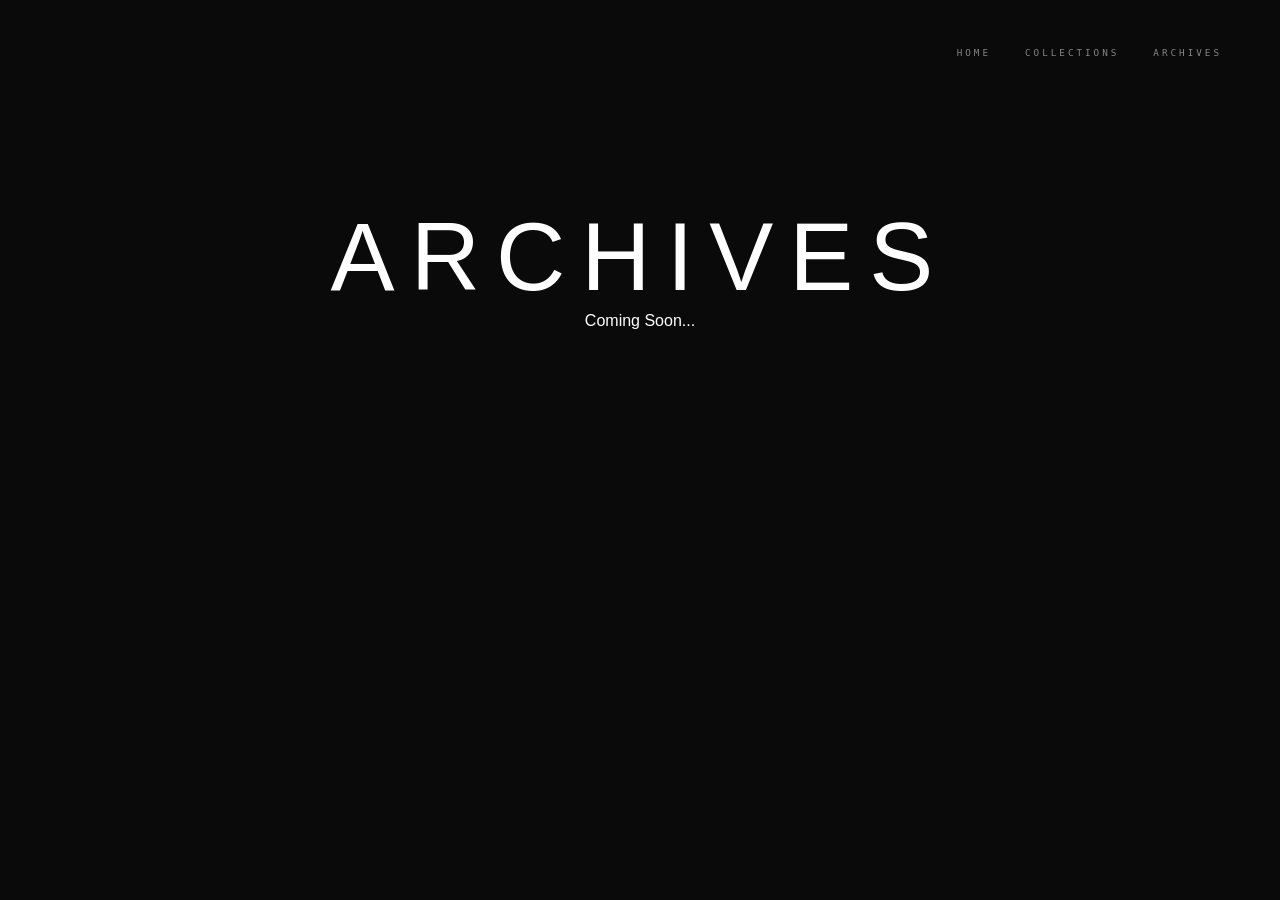
<file: archives.html>
<!DOCTYPE html>
<html lang="ko">
<head>
    <meta charset="UTF-8">
    <title>SY_ERR | Archives</title>
    <link rel="stylesheet" href="./css/style.css">
</head>

<body>

<header>
    <nav>
        <ul>
            <li><a href="./index.html">Home</a></li>
            <li><a href="./collections.html">Collections</a></li>
            <li><a href="#">Archives</a></li>
        </ul>
    </nav>
</header>

<main style="padding: 100px; text-align: center;">
    <h1>ARCHIVES</h1>
    <p>Coming Soon...</p>
</main>

</body>
</html>
</file>
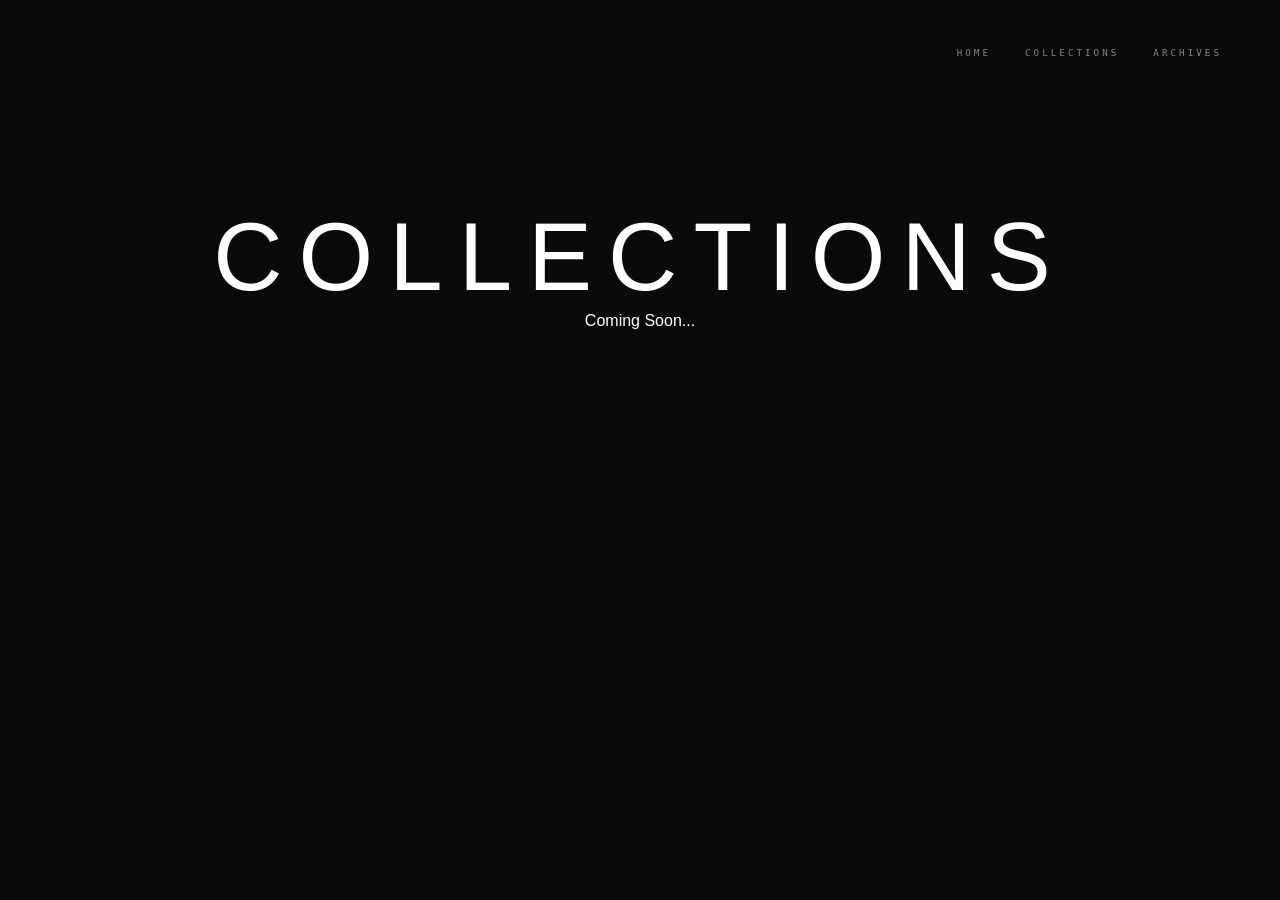
<file: collections.html>
<!DOCTYPE html>
<html lang="ko">
<head>
    <meta charset="UTF-8">
    <title>SY_ERR | Collections</title>
    <link rel="stylesheet" href="./css/style.css">
</head>

<body>

<header>
    <nav>
        <ul>
            <li><a href="./index.html">Home</a></li>
            <li><a href="#">Collections</a></li>
            <li><a href="./archives.html">Archives</a></li>
        </ul>
    </nav>
</header>

<main style="padding: 100px; text-align: center;">
    <h1>COLLECTIONS</h1>
    <p>Coming Soon...</p>
</main>

</body>
</html>
</file>
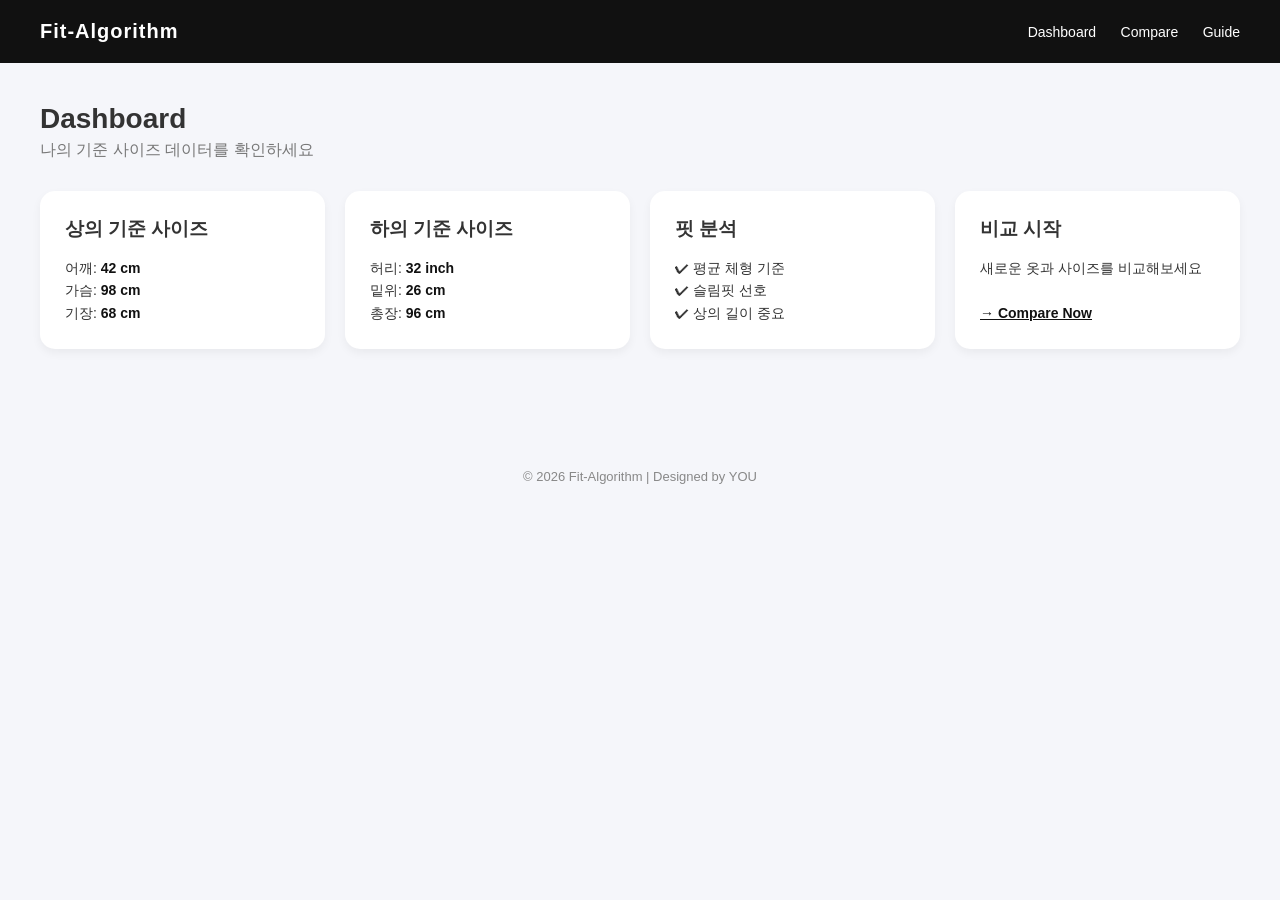
<file: index1.html>
<!DOCTYPE html>
<html lang="ko">
<head>
  <meta charset="UTF-8">
  <title>Fit-Algorithm</title>
  <meta name="viewport" content="width=device-width, initial-scale=1.0">

  <style>
    /* Reset */
    * {
      margin: 0;
      padding: 0;
      box-sizing: border-box;
      font-family: 'Arial', sans-serif;
    }

    body {
      background-color: #f5f6fa;
      color: #333;
    }

    /* Header */
    header {
      background: #111;
      color: #fff;
      padding: 20px 40px;
      display: flex;
      justify-content: space-between;
      align-items: center;
    }

    header h1 {
      font-size: 20px;
      letter-spacing: 1px;
    }

    nav a {
      color: #fff;
      margin-left: 20px;
      text-decoration: none;
      font-size: 14px;
    }

    nav a:hover {
      opacity: 0.7;
    }

    /* Main */
    .container {
      padding: 40px;
    }

    .title {
      margin-bottom: 30px;
    }

    .title h2 {
      font-size: 28px;
    }

    .title p {
      color: #777;
      margin-top: 5px;
    }

    /* Cards */
    .card-grid {
      display: grid;
      grid-template-columns: repeat(auto-fit, minmax(250px, 1fr));
      gap: 20px;
    }

    .card {
      background: #fff;
      padding: 25px;
      border-radius: 15px;
      box-shadow: 0 4px 10px rgba(0,0,0,0.05);
      transition: 0.2s;
    }

    .card:hover {
      transform: translateY(-5px);
    }

    .card h3 {
      margin-bottom: 15px;
    }

    .data {
      font-size: 14px;
      line-height: 1.6;
    }

    .highlight {
      font-weight: bold;
      color: #111;
    }

    /* Footer */
    footer {
      margin-top: 60px;
      padding: 20px;
      text-align: center;
      font-size: 13px;
      color: #888;
    }
  </style>
</head>

<body>

  <!-- Header -->
  <header>
    <h1>Fit-Algorithm</h1>
    <nav>
      <a href="#">Dashboard</a>
      <a href="index1_c.html">Compare</a>
      <a href="guide.html">Guide</a>
    </nav>
  </header>

  <!-- Main -->
  <div class="container">

    <div class="title">
      <h2>Dashboard</h2>
      <p>나의 기준 사이즈 데이터를 확인하세요</p>
    </div>

    <div class="card-grid">

      <!-- Top Card -->
      <div class="card">
        <h3>상의 기준 사이즈</h3>
        <div class="data">
          어깨: <span class="highlight">42 cm</span><br>
          가슴: <span class="highlight">98 cm</span><br>
          기장: <span class="highlight">68 cm</span>
        </div>
      </div>

      <!-- Bottom Card -->
      <div class="card">
        <h3>하의 기준 사이즈</h3>
        <div class="data">
          허리: <span class="highlight">32 inch</span><br>
          밑위: <span class="highlight">26 cm</span><br>
          총장: <span class="highlight">96 cm</span>
        </div>
      </div>

      <!-- Insight Card -->
      <div class="card">
        <h3>핏 분석</h3>
        <div class="data">
          ✔ 평균 체형 기준<br>
          ✔ 슬림핏 선호<br>
          ✔ 상의 길이 중요
        </div>
      </div>

      <!-- CTA Card -->
      <div class="card">
        <h3>비교 시작</h3>
        <div class="data">
          새로운 옷과 사이즈를 비교해보세요<br><br>
          <a href="comparison.html" style="color:#111; font-weight:bold;">
            → Compare Now
          </a>
        </div>
      </div>

    </div>

  </div>

  <!-- Footer -->
  <footer>
    © 2026 Fit-Algorithm | Designed by YOU
  </footer>

</body>
</html>
</file>
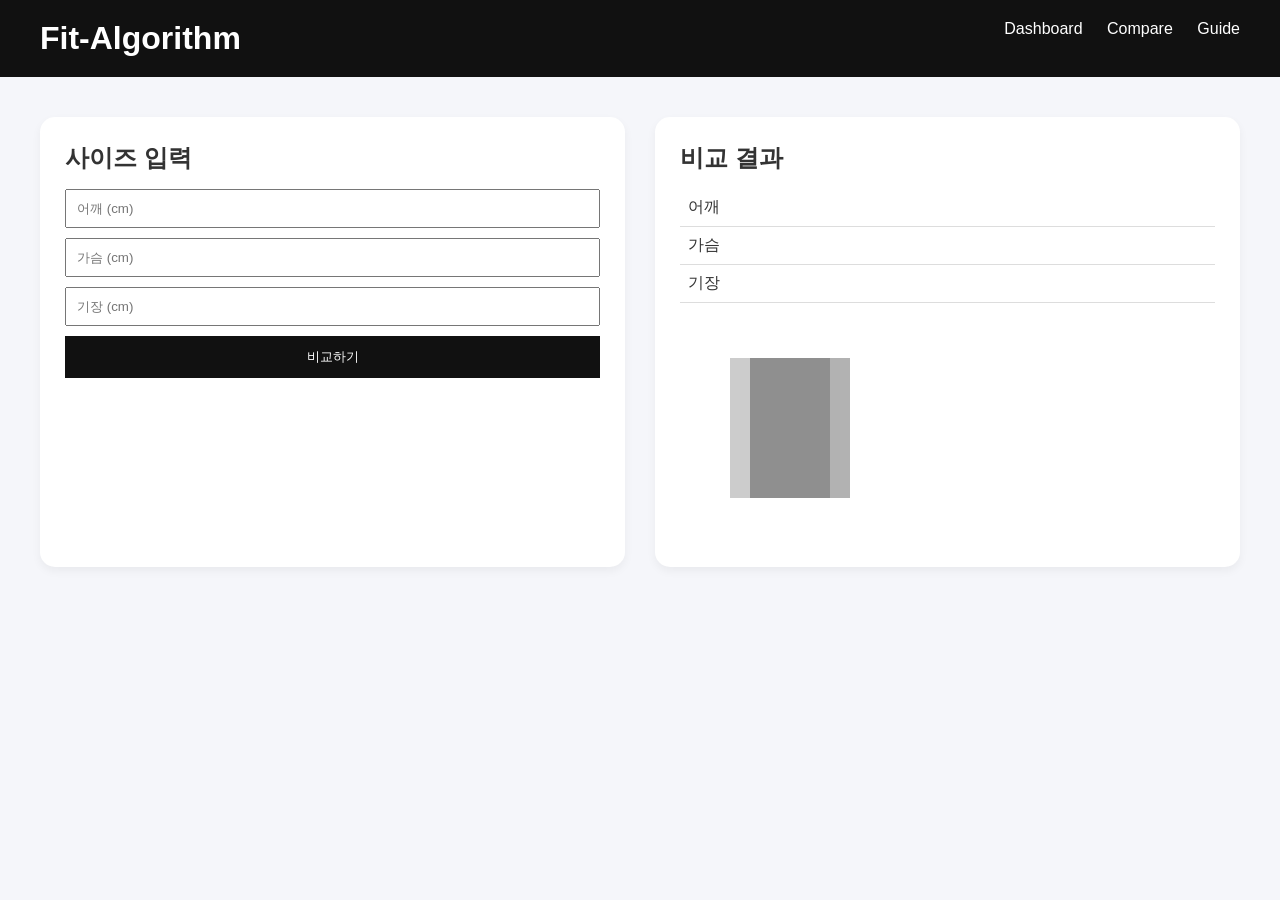
<file: index1_c.html>
<!DOCTYPE html>
<html lang="ko">
<head>
  <meta charset="UTF-8">
  <title>Fit-Algorithm | Compare</title>
  <meta name="viewport" content="width=device-width, initial-scale=1.0">

  <style>
    * {
      margin: 0;
      padding: 0;
      box-sizing: border-box;
      font-family: Arial, sans-serif;
    }

    body {
      background: #f5f6fa;
      color: #333;
    }

    header {
      background: #111;
      color: #fff;
      padding: 20px 40px;
      display: flex;
      justify-content: space-between;
    }

    nav a {
      color: #fff;
      margin-left: 20px;
      text-decoration: none;
    }

    .container {
      display: flex;
      gap: 30px;
      padding: 40px;
      flex-wrap: wrap;
    }

    .box {
      background: #fff;
      padding: 25px;
      border-radius: 15px;
      flex: 1;
      min-width: 300px;
      box-shadow: 0 4px 10px rgba(0,0,0,0.05);
    }

    h2 {
      margin-bottom: 15px;
    }

    input {
      width: 100%;
      padding: 10px;
      margin-bottom: 10px;
    }

    button {
      width: 100%;
      padding: 12px;
      background: #111;
      color: #fff;
      border: none;
      cursor: pointer;
    }

    table {
      width: 100%;
      margin-top: 15px;
      border-collapse: collapse;
    }

    td {
      padding: 8px;
      border-bottom: 1px solid #ddd;
    }

    .positive { color: red; }
    .negative { color: blue; }

    .advice {
      margin-top: 15px;
      line-height: 1.6;
    }

    svg {
      margin-top: 20px;
      width: 100%;
      height: 200px;
    }

    /* 카드 등장 애니메이션 */
.box {
  animation: fadeUp 0.6s ease;
}

@keyframes fadeUp {
  from {
    opacity: 0;
    transform: translateY(20px);
  }
  to {
    opacity: 1;
    transform: translateY(0);
  }
}

/* 버튼 클릭 효과 */
button:active {
  transform: scale(0.97);
}

/* 결과 강조 애니메이션 */
.highlight-anim {
  animation: pop 0.3s ease;
}

@keyframes pop {
  0% { transform: scale(1); }
  50% { transform: scale(1.2); }
  100% { transform: scale(1); }
}

/* SVG 부드러운 변화 */
#new {
  transition: all 0.5s ease;
}

/* 색상 변화 애니메이션 */
.flash {
  animation: flash 0.5s;
}

@keyframes flash {
  0% { background-color: #fff; }
  50% { background-color: #ffeaa7; }
  100% { background-color: #fff; }
}



  </style>
</head>

<body>

<header>
  <h1>Fit-Algorithm</h1>
  <nav>
    <a href="index1.html">Dashboard</a>
    <a href="#">Compare</a>
    <a href="guide.html">Guide</a>
  </nav>
</header>

<div class="container">

  <!-- 입력 -->
  <div class="box">
    <h2>사이즈 입력</h2>

    <input type="number" id="shoulder" placeholder="어깨 (cm)">
    <input type="number" id="chest" placeholder="가슴 (cm)">
    <input type="number" id="length" placeholder="기장 (cm)">

    <button onclick="compare()">비교하기</button>
  </div>

  <!-- 결과 -->
  <div class="box">
    <h2>비교 결과</h2>

    <table>
      <tr><td>어깨</td><td id="r_shoulder"></td></tr>
      <tr><td>가슴</td><td id="r_chest"></td></tr>
      <tr><td>기장</td><td id="r_length"></td></tr>
    </table>

    <div class="advice" id="advice"></div>

    <!-- SVG -->
    <svg>
      <!-- 기준 -->
      <rect id="base" x="50" y="20" width="100" height="140" fill="#ccc"></rect>
      <!-- 비교 -->
      <rect id="new" x="70" y="20" width="100" height="140" fill="rgba(0,0,0,0.3)"></rect>
    </svg>

  </div>

</div>

<script>
 function showResult(id, value) {
  const el = document.getElementById(id);

  el.textContent = value > 0 ? `+${value}cm` : `${value}cm`;
  el.className = value > 0 ? "positive highlight-anim" : "negative highlight-anim";

  // 애니메이션 리셋 (다시 실행되게)
  el.classList.remove("highlight-anim");
  void el.offsetWidth;
  el.classList.add("highlight-anim");
}
function compare() {
  const s = parseFloat(document.getElementById('shoulder').value);
  const c = parseFloat(document.getElementById('chest').value);
  const l = parseFloat(document.getElementById('length').value);

  if (!s || !c || !l) {
    alert("모든 값을 입력하세요");
    return;
  }

  // 카드 깜빡 효과
  document.querySelectorAll('.box').forEach(box => {
    box.classList.add('flash');
    setTimeout(() => box.classList.remove('flash'), 500);
  });

  const ds = s - base.shoulder;
  const dc = c - base.chest;
  const dl = l - base.length;

  showResult("r_shoulder", ds);
  showResult("r_chest", dc);
  showResult("r_length", dl);

  generateAdvice(ds, dc, dl);
  updateSVG(s, c, l);
}
function updateSVG(s, c, l) {
  const newRect = document.getElementById("new");

  // 애니메이션 초기 상태
  newRect.style.transform = "scale(0.8)";
  newRect.style.opacity = "0.5";

  setTimeout(() => {
    newRect.setAttribute("width", c);
    newRect.setAttribute("height", l * 2);

    newRect.style.transform = "scale(1)";
    newRect.style.opacity = "1";
  }, 100);
}

  
</script>

</body>
</html>
</file>
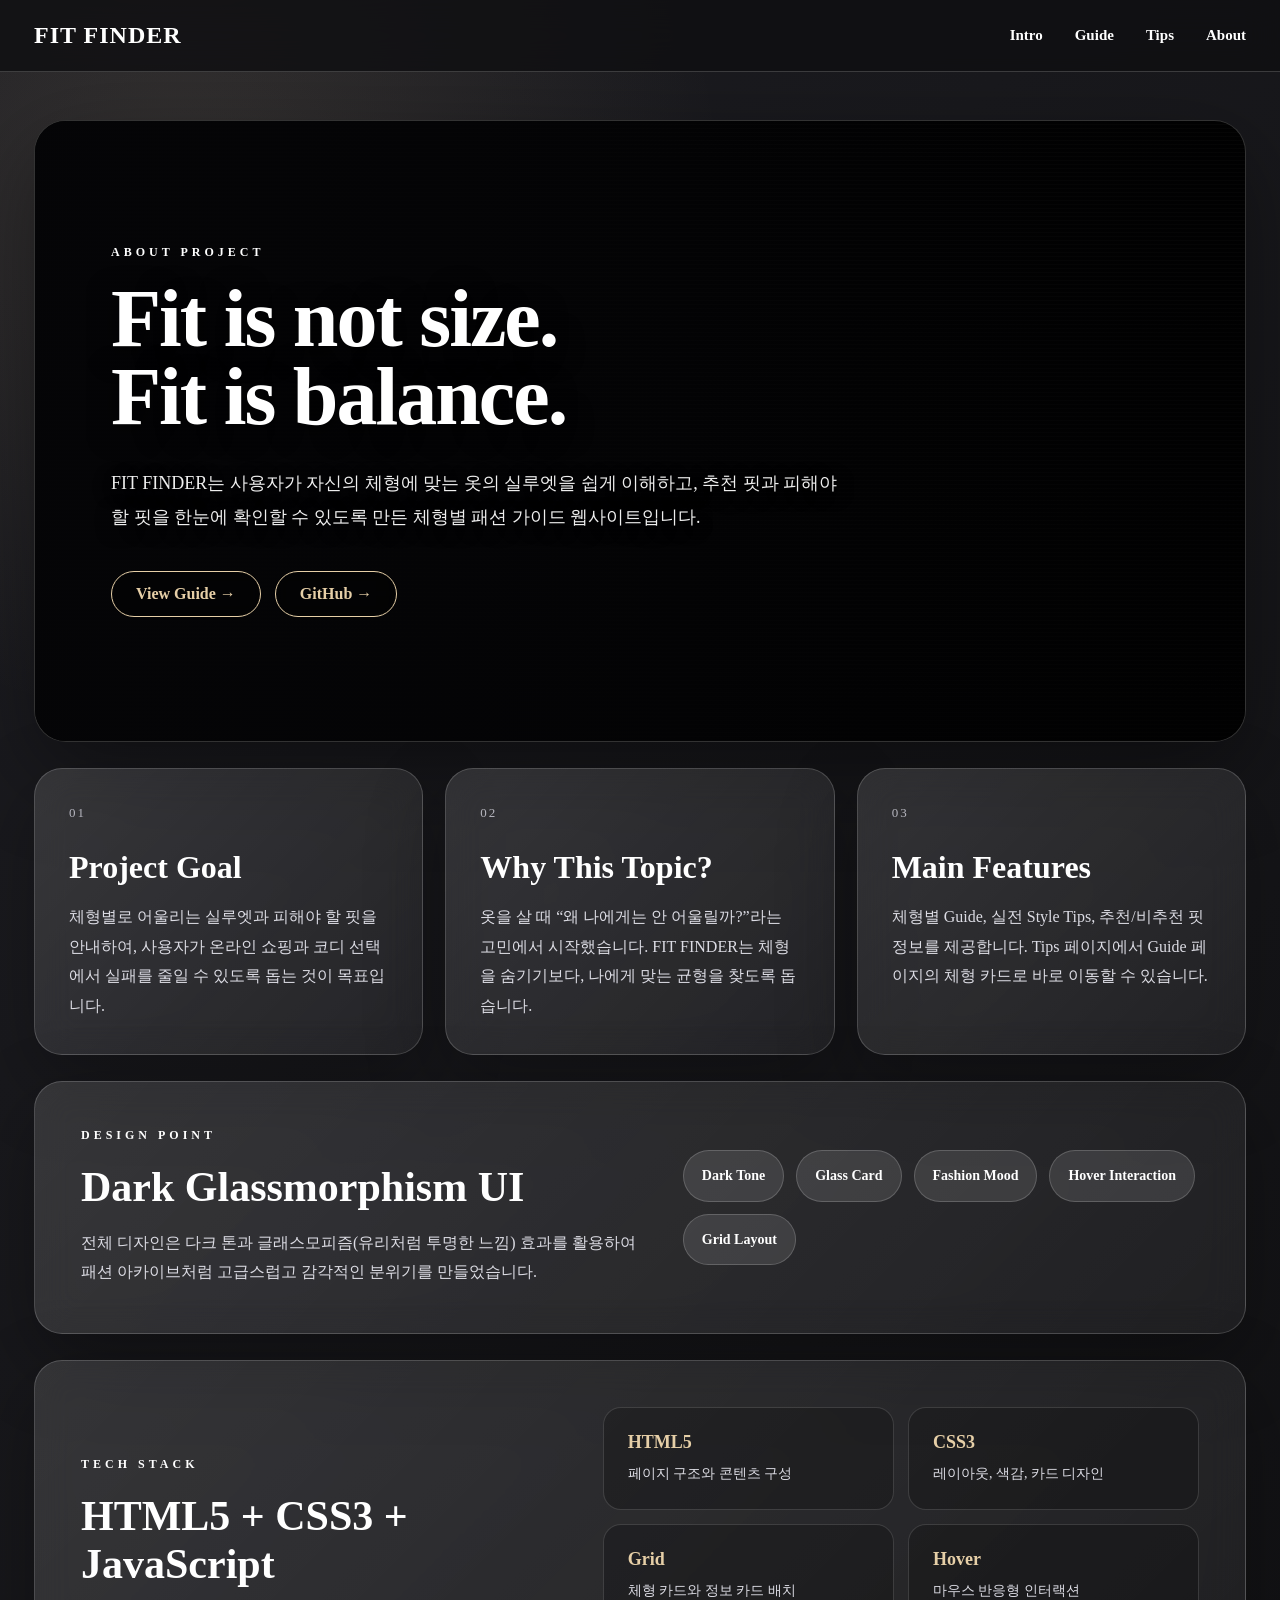
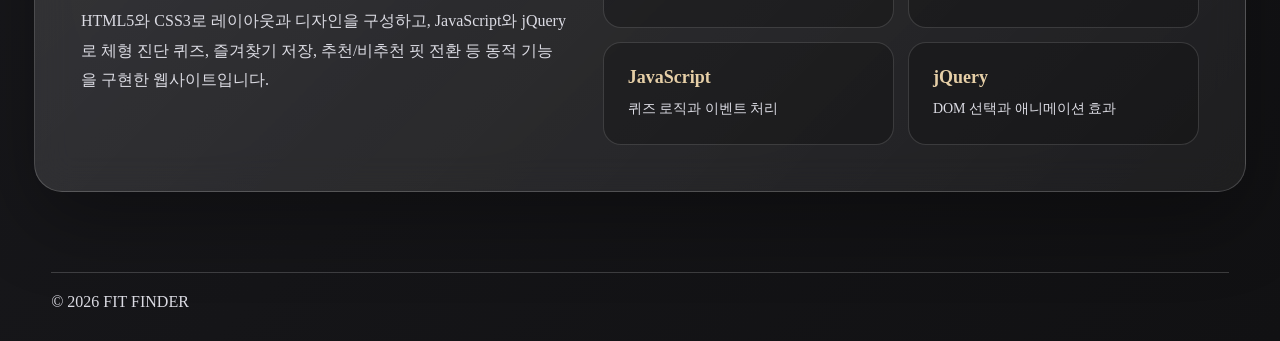
<file: FIT FINDER/about.html>
<!DOCTYPE html>
<html lang="ko">
<head>
  <meta charset="UTF-8">
  <meta name="viewport" content="width=device-width, initial-scale=1.0">
  <title>FIT FINDER | About</title>
  <!-- 외부 스타일시트 연결: 사이트의 전체적인 디자인(CSS)을 담당합니다 -->
  <link rel="stylesheet" href="./css/style.css">
</head>

<body>

<!-- [HEADER] 사이트 상단 영역: 로고와 주요 메뉴(내비게이션)가 포함됨 -->
<header class="header">
  <!-- 사이트 제목이자 홈으로 가는 링크 -->
  <h1><a href="index.html">FIT FINDER</a></h1>

  <!-- 글로벌 메뉴: 클릭 시 해당 페이지로 이동 -->
  <nav>
    <a href="index.html">Intro</a>
    <a href="guide.html">Guide</a>
    <a href="tips.html">Tips</a>
    <a href="about.html">About</a>
  </nav>
</header>

<!-- [MAIN] 본문 영역: About 페이지의 핵심 콘텐츠가 들어가는 곳 -->
<main class="about-page">

  <!-- [SECTION 1] 히어로 섹션: 첫인상을 결정하는 영상 배경과 메인 카피 -->
  <section class="about-hero-bg">

    <!-- 배경 영상: 자동 재생(autoplay), 음소거(muted), 무한 반복(loop) 설정 -->
    <video autoplay muted loop playsinline>
      <source src="https://assets.awwwards.com/awards/element/2025/09/68da7f85ac54e502747940.mp4" type="video/mp4">
    </video>

    <!-- 오버레이 레이어: 영상 위에 반투명한 막을 씌워 텍스트 가독성을 높임 -->
    <div class="about-hero-layer"></div>

    <!-- 히어로 텍스트 콘텐츠 -->
    <div class="about-hero-content">
      <p>ABOUT PROJECT</p>

      <h2>
        Fit is not size.<br>
        Fit is balance.
      </h2>

      <span>
        FIT FINDER는 사용자가 자신의 체형에 맞는 옷의 실루엣을 쉽게 이해하고,
        추천 핏과 피해야 할 핏을 한눈에 확인할 수 있도록 만든 체형별 패션 가이드 웹사이트입니다.
      </span>

      <!-- 클릭 유도 버튼(Call to Action) -->
      <div class="about-buttons">
        <a href="guide.html">View Guide →</a>
        <a href="https://github.com/psy0635-ctrl/HTML_Project.git">GitHub →</a>
      </div>
    </div>

  </section>

  <!-- [SECTION 2] 프로젝트 상세 정보: 프로젝트의 목표와 배경을 3단 구조로 설명 -->
  <section class="about-info-final">

    <!-- 목표 설명 카드 -->
    <article>
      <span>01</span>
      <h3>Project Goal</h3>
      <p>
        체형별로 어울리는 실루엣과 피해야 할 핏을 안내하여,
        사용자가 온라인 쇼핑과 코디 선택에서 실패를 줄일 수 있도록 돕는 것이 목표입니다.
      </p>
    </article>

    <!-- 기획 배경 카드 -->
    <article>
      <span>02</span>
      <h3>Why This Topic?</h3>
      <p>
        옷을 살 때 “왜 나에게는 안 어울릴까?”라는 고민에서 시작했습니다.
        FIT FINDER는 체형을 숨기기보다, 나에게 맞는 균형을 찾도록 돕습니다.
      </p>
    </article>

    <!-- 주요 기능 카드 -->
    <article>
      <span>03</span>
      <h3>Main Features</h3>
      <p>
        체형별 Guide, 실전 Style Tips, 추천/비추천 핏 정보를 제공합니다.
        Tips 페이지에서 Guide 페이지의 체형 카드로 바로 이동할 수 있습니다.
      </p>
    </article>

  </section>

  <!-- [SECTION 3] 디자인 포인트: 웹사이트의 시각적 컨셉 설명 -->
  <section class="about-design-point">

    <div>
      <p>DESIGN POINT</p>
      <h3>Dark Glassmorphism UI</h3>
      <span>
        전체 디자인은 다크 톤과 글래스모피즘(유리처럼 투명한 느낌) 효과를 활용하여
        패션 아카이브처럼 고급스럽고 감각적인 분위기를 만들었습니다.
      </span>
    </div>

    <!-- 디자인을 상징하는 핵심 키워드 나열 -->
    <div class="design-keywords">
      <span>Dark Tone</span>
      <span>Glass Card</span>
      <span>Fashion Mood</span>
      <span>Hover Interaction</span>
      <span>Grid Layout</span>
    </div>

  </section>

  <!-- [SECTION 4] 기술 스택: 사이트 제작에 사용된 기술 정보 -->
  <section class="about-tech-final">

    <div class="tech-title">
      <p>TECH STACK</p>
      <h3>HTML5 + CSS3 + JavaScript</h3>
      <span>
        HTML5와 CSS3로 레이아웃과 디자인을 구성하고, JavaScript와 jQuery로 체형 진단 퀴즈, 즐겨찾기 저장,
        추천/비추천 핏 전환 등 동적 기능을 구현한 웹사이트입니다.
      </span>
    </div>

    <!-- 사용된 기술 상세 그리드 -->
    <div class="tech-grid">
      <div>
        <strong>HTML5</strong>
        <p>페이지 구조와 콘텐츠 구성</p>
      </div>

      <div>
        <strong>CSS3</strong>
        <p>레이아웃, 색감, 카드 디자인</p>
      </div>

      <div>
        <strong>Grid</strong>
        <p>체형 카드와 정보 카드 배치</p>
      </div>

      <div>
        <strong>Hover</strong>
        <p>마우스 반응형 인터랙션</p>
      </div>

      <div>
        <strong>JavaScript</strong>
        <p>퀴즈 로직과 이벤트 처리</p>
      </div>

      <div>
        <strong>jQuery</strong>
        <p>DOM 선택과 애니메이션 효과</p>
      </div>
    </div>

  </section>

</main>

<!-- [FOOTER] 하단 영역: 저작권 및 연도 표시 -->
<footer class="footer">
  © 2026 FIT FINDER
</footer>

</body>
</html>
</file>
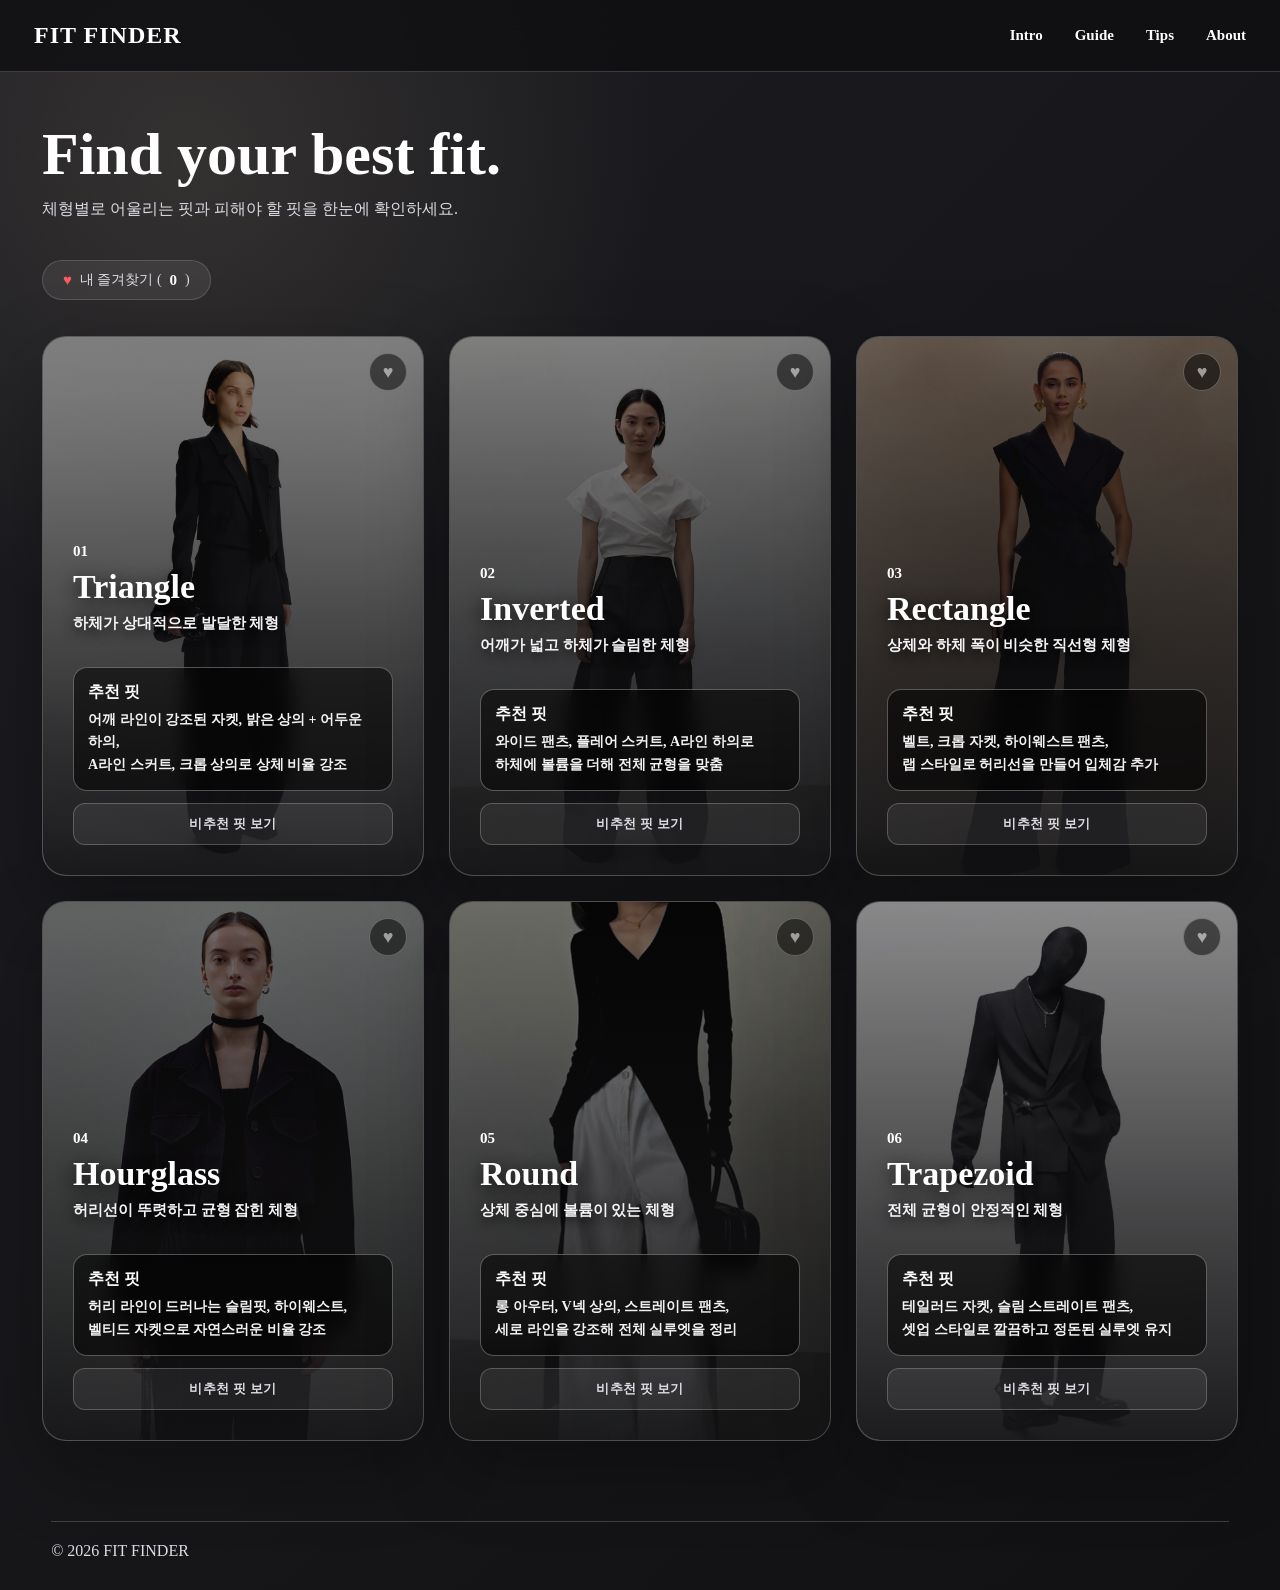
<file: FIT FINDER/guide.html>
<!DOCTYPE html>
<!-- 
  DOCTYPE 선언: 이 파일이 HTML5 문서임을 브라우저에게 알려주는 선언문
  반드시 HTML 파일의 첫 줄에 위치해야 함
-->

<html lang="ko">
<!-- 
  <html> : HTML 문서의 시작과 끝을 나타내는 최상위 태그
  lang="ko" : 이 페이지의 언어가 한국어임을 명시
              스크린리더(시각장애인용 도구)나 검색 엔진이 언어를 인식할 때 사용됨
-->

<head>
<!-- 
  <head> : 브라우저 화면에 보이지 않는 문서 설정 정보를 담는 영역
           제목, 인코딩 방식, 외부 파일 연결 등을 여기서 설정함
-->

  <meta charset="UTF-8">
  <!-- 
    문자 인코딩 방식을 UTF-8로 설정
    UTF-8은 한글, 영어, 특수문자 등 전 세계 문자를 모두 표현할 수 있는 방식
    이 설정이 없으면 한글이 깨져서 보일 수 있음
  -->

  <meta name="viewport" content="width=device-width, initial-scale=1.0">
  <!-- 
    모바일 화면 대응 설정
    width=device-width  → 화면 너비를 기기의 실제 너비에 맞춤
    initial-scale=1.0   → 초기 화면 배율을 100%로 설정 (확대/축소 없음)
    이 설정이 없으면 모바일에서 PC 버전 화면이 그대로 축소되어 보임
  -->

  <title>FIT FINDER - Guide</title>
  <!-- 
    브라우저 탭에 표시되는 페이지 제목
    검색 엔진 결과에도 이 텍스트가 표시됨
  -->

  <link rel="stylesheet" href="css/style.css">
  <!-- 
    외부 CSS 파일을 현재 HTML 문서에 연결하는 태그
    rel="stylesheet" → 연결하는 파일이 CSS 스타일시트임을 명시
    href="css/style.css" → 연결할 CSS 파일 경로
    이 줄 덕분에 style.css에 작성된 디자인이 이 페이지에 적용됨
  -->

</head>

<body>
<!-- 
  <body> : 브라우저 화면에 실제로 표시되는 모든 내용을 담는 영역
           텍스트, 이미지, 버튼 등 사용자 눈에 보이는 것은 모두 여기에 작성
-->

<!-- =============================================
     HEADER : 상단 로고 + 네비게이션 메뉴 영역
============================================= -->
<header class="header">
<!-- 
  <header> : 페이지 상단 영역을 나타내는 시맨틱 태그
  class="header" → CSS에서 .header 라는 이름으로 스타일을 지정할 수 있음
-->

  <h1><a href="index.html">FIT FINDER</a></h1>
  <!-- 
    <h1> : 페이지에서 가장 중요한 제목 태그 (h1 ~ h6 중 최상위)
    <a href="index.html"> : 하이퍼링크 태그, 클릭하면 index.html(메인 페이지)로 이동
    로고를 클릭하면 홈으로 돌아가는 흔한 UX 패턴
  -->

  <nav>
  <!-- 
    <nav> : 네비게이션(메뉴) 영역을 나타내는 시맨틱 태그
            사이트 내 다른 페이지로 이동하는 링크들을 묶는 용도
  -->
    <a href="index.html">Intro</a>    <!-- 메인 페이지 이동 링크 -->
    <a href="guide.html">Guide</a>    <!-- 현재 페이지 (가이드) -->
    <a href="tips.html">Tips</a>      <!-- 스타일 팁 페이지 이동 링크 -->
    <a href="about.html">About</a>    <!-- 프로젝트 소개 페이지 이동 링크 -->
  </nav>

</header>


<!-- =============================================
     MAIN : 체형별 스타일 가이드 카드 영역
============================================= -->
<section class="guide-section">
<!-- 
  <section> : 하나의 주제를 가진 독립적인 구역을 나타내는 시맨틱 태그
  <div>와 달리 "관련된 내용의 묶음"이라는 의미를 내포함
-->

  <h2>Find your best fit.</h2>
  <!-- <h2> : h1보다 한 단계 낮은 소제목, 가이드 섹션의 타이틀 역할 -->

  <p>체형별로 어울리는 핏과 피해야 할 핏을 한눈에 확인하세요.</p>
  <!-- <p> : 단락(paragraph) 태그, 일반 본문 텍스트를 작성할 때 사용 -->

  <!-- 즐겨찾기 개수 표시 영역 -->
  <div class="fav-counter" id="fav-counter">
  <!--
    class="fav-counter" → style.css에서 알약(pill) 모양 스타일 적용
    id="fav-counter"    → 식별용 (현재 JS는 내부 #fav-count 를 직접 업데이트)
  -->
    <span class="fav-heart-icon">&#9829;</span>
    <!--
      &#9829; = ♥ 문자 (하트 특수문자).
      class="fav-heart-icon" → CSS에서 빨간색(#ff5a5a) 적용
    -->
    내 즐겨찾기 (<span id="fav-count" class="fav-count-num">0</span>)
    <!--
      id="fav-count" → favorites.js의 updateCounter() 가 하트 클릭마다 이 숫자를 업데이트
      class="fav-count-num" → 숫자를 흰색·굵게 표시 (CSS !important 덮어씀)
      초기값 0 → 페이지 로드 시 JS가 localStorage 복원값으로 교체
    -->
  </div>
  <!-- /fav-counter 끝 -->

  <div class="guide-grid">
  <!-- 
    <div> : 특별한 의미 없이 요소들을 묶는 컨테이너 태그
    class="guide-grid" → CSS Grid를 적용해 카드들을 격자 형태로 배열
    실제 Grid 설정은 style.css의 .guide-grid에서 확인 가능
  -->


    <!-- -------------------------------------------
         카드 1 : Triangle (하체가 발달한 체형)
    ------------------------------------------- -->
    <div class="image-guide-card" id="triangle">
    <!--
      class="image-guide-card" → 모든 카드에 공통으로 적용되는 CSS 스타일
      id="triangle" → 이 카드만의 고유 식별자, CSS에서 #triangle로 개별 스타일 지정 가능
                      favorites.js에서 즐겨찾기 식별값으로도 사용됨
    -->

      <div class="card-bg">
      <!-- 이미지를 감싸는 배경 컨테이너, 이미지 크기/비율을 통일하기 위해 분리 -->

        <img src="./images/Triangle.jpg" alt="Triangle style">
        <!--
          <img> : 이미지 삽입 태그 (닫는 태그 없음)
          src="./images/Triangle.jpg" → 이미지 파일 경로 (./ 는 현재 폴더를 의미)
          alt="Triangle style" → 이미지 로드 실패 시 표시되는 대체 텍스트
                                  스크린리더(시각장애인용)에서도 이 텍스트를 읽어줌
        -->
      </div>

      <button class="fav-btn" title="즐겨찾기 추가">&#9829;</button>
      <!--
        class="fav-btn" → style.css에서 오른쪽 상단에 고정(position:absolute)되는 원형 하트 버튼
        title="즐겨찾기 추가" → favorites.js가 클릭 시 "즐겨찾기 해제"로 바꿔줌
        &#9829; = ♥ 문자. 이 하트 안에 CSS와 JS로 채워짐/비워짐 효과를 줌
      -->

      <span>01</span>
      <!-- 
        <span> : 인라인 요소를 묶는 태그, 여기서는 카드 번호 표시 용도
        <div>는 줄바꿈이 생기는 블록 요소, <span>은 줄바꿈 없는 인라인 요소
      -->

      <h3>Triangle</h3>
      <!-- <h3> : h2보다 한 단계 낮은 소제목, 카드 내 체형 이름 표시 -->

      <p>하체가 상대적으로 발달한 체형</p>

      <div class="fit-box">
      <!-- 추천 핏 정보를 담는 박스 컨테이너 -->
        <h4>추천 핏</h4>
        <!-- <h4> : 박스 내 타이틀 역할 -->
        <p>어깨 라인이 강조된 자켓, 밝은 상의 + 어두운 하의,<br>A라인 스커트, 크롭 상의로 상체 비율 강조</p>
        <!-- <br> : 줄바꿈 태그, 닫는 태그 없이 단독으로 사용 -->
      </div>

      <div class="fit-box">
      <!-- 비추천 핏 정보를 담는 박스 컨테이너 -->
        <h4>비추천 핏</h4>
        <p>스키니진, 밝은 하의, 볼륨감 있는 하의는<br>하체를 더욱 부각시켜 비율이 무너질 수 있음</p>
      </div>

      <button class="toggle-fit-btn">비추천 핏 보기</button>
      <!--
        class="toggle-fit-btn" → style.css의 토글 버튼 스타일 적용
        초기 텍스트 "비추천 핏 보기" → 클릭 시 toggle.js가 비추천 핏을 보여주고
        텍스트를 "추천 핏 보기"로 바꿔줌
      -->

    </div>
    <!-- /카드 1 끝 -->


    <!-- -------------------------------------------
         카드 2 : Inverted (어깨가 넓고 하체가 슬림한 체형)
    ------------------------------------------- -->
    <div class="image-guide-card" id="inverted">
      <div class="card-bg">
        <img src="./images/Inverted Triangle.jpg" alt="Inverted Triangle style">
      </div>
      <button class="fav-btn" title="즐겨찾기 추가">&#9829;</button>
      <!-- 역삼각형 카드 하트 버튼: favorites.js가 id="inverted"를 식별값으로 사용 -->
      <span>02</span>
      <h3>Inverted</h3>
      <p>어깨가 넓고 하체가 슬림한 체형</p>
      <div class="fit-box">
        <h4>추천 핏</h4>
        <p>와이드 팬츠, 플레어 스커트, A라인 하의로<br>하체에 볼륨을 더해 전체 균형을 맞춤</p>
      </div>
      <div class="fit-box">
        <h4>비추천 핏</h4>
        <p>어깨 패드가 강한 자켓, 하이넥, 크롭 자켓은<br>상체를 더 넓어 보이게 만들 수 있음</p>
      </div>
      <button class="toggle-fit-btn">비추천 핏 보기</button>
      <!-- 토글 버튼: 이 카드 안의 .fit-box 두 개만 전환 -->
    </div>
    <!-- /카드 2 끝 -->


    <!-- -------------------------------------------
         카드 3 : Rectangle (상하체 폭이 비슷한 직선형 체형)
    ------------------------------------------- -->
    <div class="image-guide-card" id="rectangle">
      <div class="card-bg">
        <img src="./images/Rectangle.webp" alt="Rectangle style">
        <!-- .webp : 구글이 만든 이미지 포맷, jpg/png보다 파일 크기가 작아 웹 성능에 유리 -->
      </div>
      <button class="fav-btn" title="즐겨찾기 추가">&#9829;</button>
      <!-- 직사각형 카드 하트 버튼: favorites.js가 id="rectangle"을 식별값으로 사용 -->
      <span>03</span>
      <h3>Rectangle</h3>
      <p>상체와 하체 폭이 비슷한 직선형 체형</p>
      <div class="fit-box">
        <h4>추천 핏</h4>
        <p>벨트, 크롭 자켓, 하이웨스트 팬츠,<br>랩 스타일로 허리선을 만들어 입체감 추가</p>
      </div>
      <div class="fit-box">
        <h4>비추천 핏</h4>
        <p>박스핏, 일자 원피스, 오버핏 셋업은<br>체형을 더 평면적이고 밋밋하게 보이게 함</p>
      </div>
      <button class="toggle-fit-btn">비추천 핏 보기</button>
      <!-- 토글 버튼: 이 카드 안의 .fit-box 두 개만 전환 -->
    </div>
    <!-- /카드 3 끝 -->


    <!-- -------------------------------------------
         카드 4 : Hourglass (허리선이 뚜렷한 체형)
    ------------------------------------------- -->
    <div class="image-guide-card" id="hourglass">
      <div class="card-bg">
        <img src="./images/Hourglass.jpg" alt="Hourglass style">
      </div>
      <button class="fav-btn" title="즐겨찾기 추가">&#9829;</button>
      <!-- 모래시계 카드 하트 버튼: favorites.js가 id="hourglass"를 식별값으로 사용 -->
      <span>04</span>
      <h3>Hourglass</h3>
      <p>허리선이 뚜렷하고 균형 잡힌 체형</p>
      <div class="fit-box">
        <h4>추천 핏</h4>
        <p>허리 라인이 드러나는 슬림핏, 하이웨스트,<br>벨티드 자켓으로 자연스러운 비율 강조</p>
      </div>
      <div class="fit-box">
        <h4>비추천 핏</h4>
        <p>허리선 없는 오버핏, 박시한 상의,<br>루즈한 원피스는 장점인 허리 라인을 가림</p>
      </div>
      <button class="toggle-fit-btn">비추천 핏 보기</button>
      <!-- 토글 버튼: 이 카드 안의 .fit-box 두 개만 전환 -->
    </div>
    <!-- /카드 4 끝 -->


    <!-- -------------------------------------------
         카드 5 : Round (상체 중심에 볼륨이 있는 체형)
    ------------------------------------------- -->
    <div class="image-guide-card" id="round">
      <div class="card-bg">
        <img src="./images/Round.jpg" alt="Round style">
      </div>
      <button class="fav-btn" title="즐겨찾기 추가">&#9829;</button>
      <!-- 둥근 카드 하트 버튼: favorites.js가 id="round"를 식별값으로 사용 -->
      <span>05</span>
      <h3>Round</h3>
      <p>상체 중심에 볼륨이 있는 체형</p>
      <div class="fit-box">
        <h4>추천 핏</h4>
        <p>롱 아우터, V넥 상의, 스트레이트 팬츠,<br>세로 라인을 강조해 전체 실루엣을 정리</p>
      </div>
      <div class="fit-box">
        <h4>비추천 핏</h4>
        <p>짧은 상의, 타이트한 상의, 두꺼운 소재는<br>상체 볼륨을 더 강조해 답답해 보일 수 있음</p>
      </div>
      <button class="toggle-fit-btn">비추천 핏 보기</button>
      <!-- 토글 버튼: 이 카드 안의 .fit-box 두 개만 전환 -->
    </div>
    <!-- /카드 5 끝 -->


    <!-- -------------------------------------------
         카드 6 : Trapezoid (전체 균형이 안정적인 체형)
    ------------------------------------------- -->
    <div class="image-guide-card" id="trapezoid">
      <div class="card-bg">
        <img src="./images/Trapezoid.jpg" alt="Trapezoid style">
      </div>
      <button class="fav-btn" title="즐겨찾기 추가">&#9829;</button>
      <!-- 사다리꼴 카드 하트 버튼: favorites.js가 id="trapezoid"를 식별값으로 사용 -->
      <span>06</span>
      <h3>Trapezoid</h3>
      <p>전체 균형이 안정적인 체형</p>
      <div class="fit-box">
        <h4>추천 핏</h4>
        <p>테일러드 자켓, 슬림 스트레이트 팬츠,<br>셋업 스타일로 깔끔하고 정돈된 실루엣 유지</p>
      </div>
      <div class="fit-box">
        <h4>비추천 핏</h4>
        <p>과한 오버핏, 루즈한 하의, 무너지는 실루엣은<br>균형 잡힌 체형의 장점을 흐릴 수 있음</p>
      </div>
      <button class="toggle-fit-btn">비추천 핏 보기</button>
      <!-- 토글 버튼: 이 카드 안의 .fit-box 두 개만 전환 -->
    </div>
    <!-- /카드 6 끝 -->


  </div>
  <!-- /guide-grid 끝 : 6개 카드를 감싸는 그리드 컨테이너 닫힘 -->

</section>
<!-- /guide-section 끝 -->


<!-- =============================================
     FOOTER : 하단 저작권 정보 영역
============================================= -->
<footer class="footer">
<!-- 
  <footer> : 페이지 하단 영역을 나타내는 시맨틱 태그
  일반적으로 저작권 표시, 연락처, 사이트맵 링크 등을 담음
-->

  © 2026 FIT FINDER
  <!-- © : 저작권 기호 (copyright symbol), HTML에서 &copy; 로도 표현 가능 -->

</footer>


<!-- =============================================
     SCRIPTS : 외부 라이브러리 + 즐겨찾기 자바스크립트
     jQuery를 먼저 로드한 후 favorites.js를 로드해야 함.
     favorites.js 안의 $() 함수가 jQuery에서 제공되기 때문.
     ※ 1단계 퀴즈(index.html)와는 별개로 guide.html에만 추가하는 스크립트.
============================================= -->

<script src="https://code.jquery.com/jquery-3.7.1.min.js"></script>
<!--
  jQuery 3.7.1 CDN 로드.
  src → jQuery 공식 CDN 주소. 인터넷에서 파일을 내려받아 사용.
  이 태그가 favorites.js보다 반드시 먼저 위치해야 함.
  → favorites.js가 실행될 때 $() 함수(jQuery)가 이미 정의되어 있어야 하기 때문.
-->

<script src="./js/favorites.js"></script>
<!--
  favorites.js : 즐겨찾기 하트 기능 로직 파일.
  ./js/favorites.js → 현재 폴더(FIT FINDER/) 기준으로 js 폴더 안의 favorites.js.
  jQuery보다 나중에 로드 → $() 함수를 안전하게 사용 가능.
-->

<script src="./js/toggle.js"></script>
<!--
  toggle.js : 추천 핏 ↔ 비추천 핏 토글 기능 로직 파일.
  jQuery와 favorites.js 다음에 로드 → $() 함수를 안전하게 사용 가능.
  favorites.js와 별개 파일이므로 즐겨찾기 기능에는 영향을 주지 않음.
-->


</body>
</html>
</file>
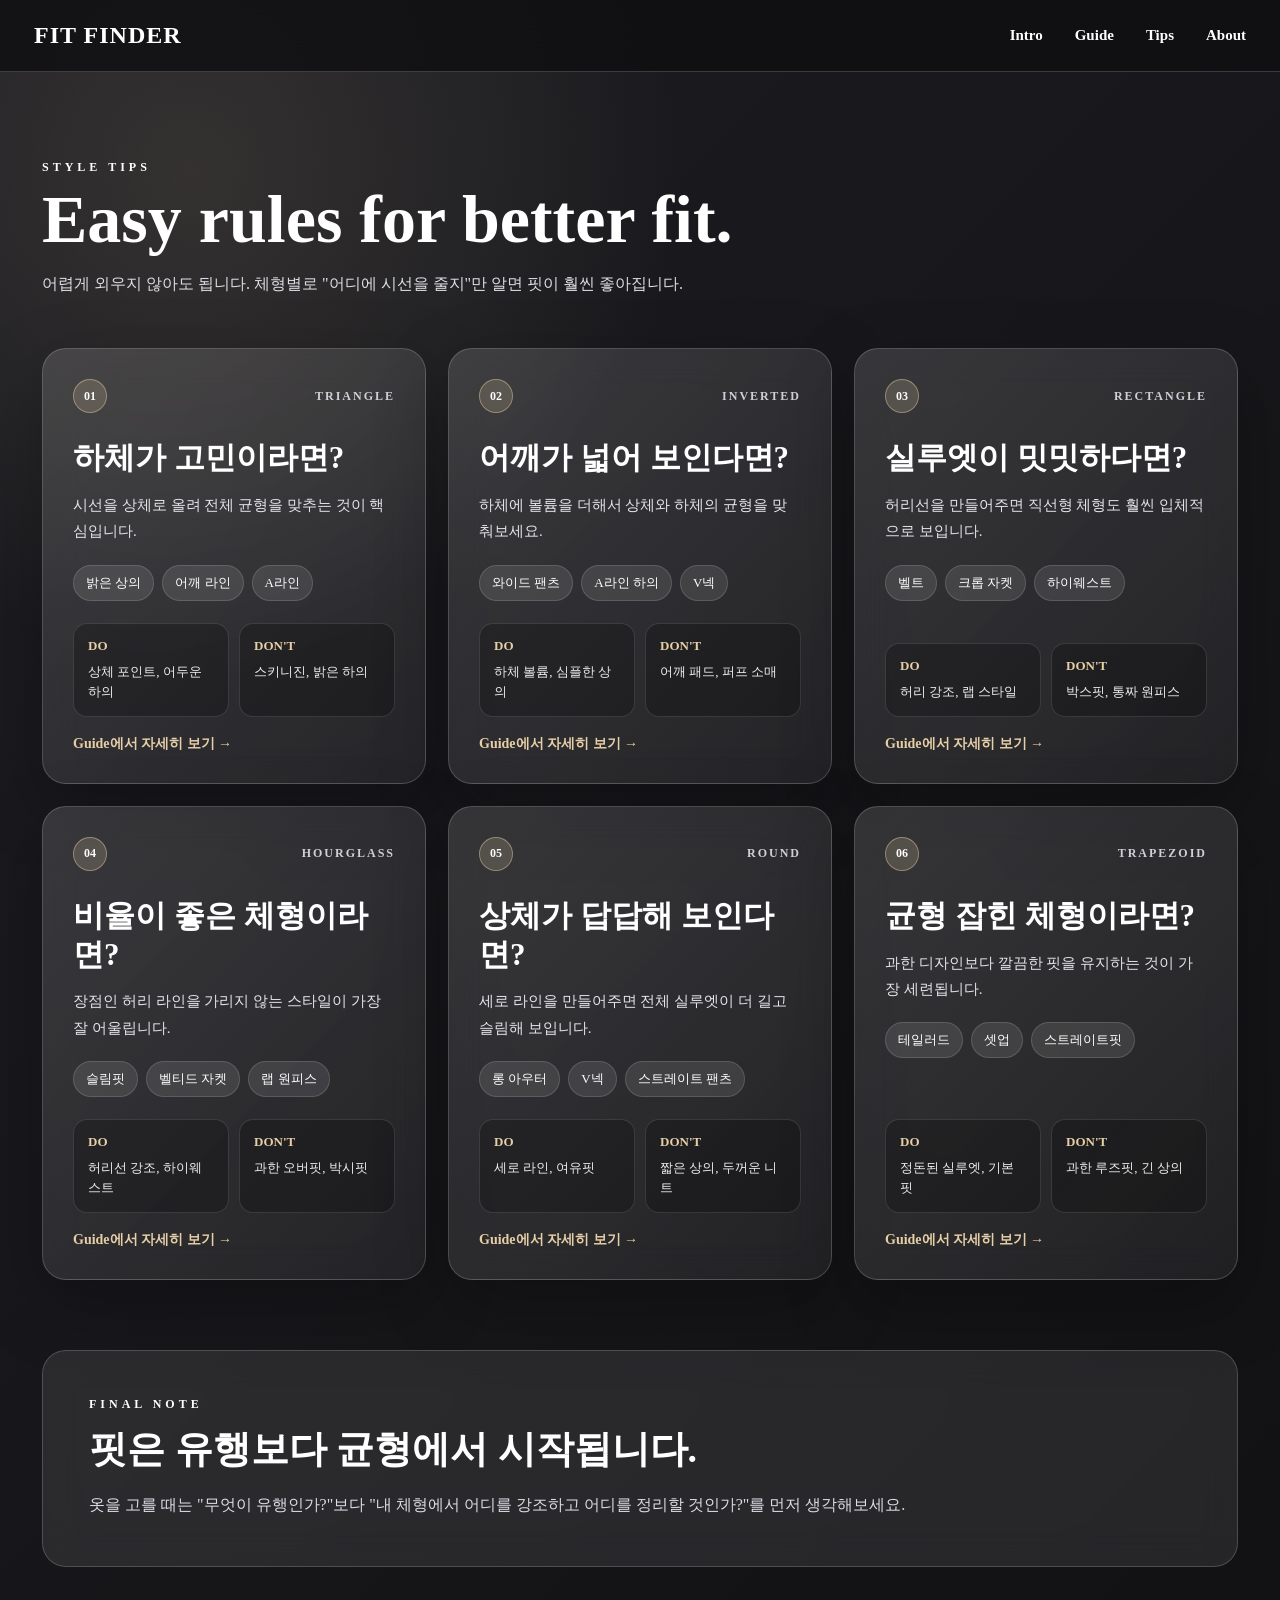
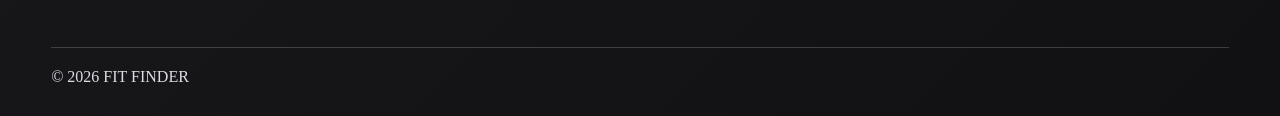
<file: FIT FINDER/tips.html>
<!DOCTYPE html>
<!-- 
  DOCTYPE 선언: 이 파일이 HTML5 문서임을 브라우저에게 알려주는 선언문
  반드시 HTML 파일의 첫 줄에 위치해야 함
-->

<html lang="ko">
<head>

  <meta charset="UTF-8">
  <!-- 한글 깨짐 방지를 위한 UTF-8 인코딩 설정 -->

  <meta name="viewport" content="width=device-width, initial-scale=1.0">
  <!-- 모바일 화면 대응 설정 (기기 너비에 맞게 화면 조정) -->

  <title>FIT FINDER | Tips</title>
  <!-- 
    브라우저 탭에 표시되는 페이지 제목
    | (파이프) 기호로 사이트명과 페이지명을 구분하는 흔한 작성 방식
  -->

  <link rel="stylesheet" href="css/style.css">
  <!-- 외부 CSS 파일 연결, style.css에 작성된 디자인이 이 페이지에 적용됨 -->

</head>

<body>


<!-- =============================================
     HEADER : 상단 로고 + 네비게이션 메뉴 영역
============================================= -->
<header class="header">

  <h1><a href="index.html">FIT FINDER</a></h1>
  <!-- 로고 클릭 시 메인 페이지(index.html)로 이동 -->

  <nav>
  <!-- 사이트 내 페이지 이동 링크 묶음 -->
    <a href="index.html">Intro</a>
    <a href="guide.html">Guide</a>
    <a href="tips.html">Tips</a>      <!-- 현재 페이지 -->
    <a href="about.html">About</a>
  </nav>

</header>


<!-- =============================================
     MAIN : 페이지 핵심 콘텐츠 전체 영역
============================================= -->
<main class="tips-page">
<!-- 
  <main> : 페이지의 핵심 콘텐츠를 담는 시맨틱 태그
  한 페이지에 하나만 사용하는 것이 원칙
  class="tips-page" → Tips 페이지 전체 레이아웃 스타일 지정
-->


  <!-- =============================================
       TIPS HERO : 페이지 상단 소개 텍스트 영역
  ============================================= -->
  <section class="tips-hero">
  <!-- 
    <section> : 하나의 주제를 가진 독립적인 구역 태그
    히어로(Hero) 섹션: 페이지 진입 시 가장 먼저 보이는 타이틀 구역
    index.html과 달리 이 페이지는 영상 없이 텍스트만으로 구성
  -->

    <p>STYLE TIPS</p>
    <!-- 섹션 상단 레이블 텍스트 (소문자보다 대문자로 강조하는 디자인 패턴) -->

    <h2>Easy rules for better fit.</h2>
    <!-- 섹션 메인 타이틀 -->

    <span>
      어렵게 외우지 않아도 됩니다. 체형별로 "어디에 시선을 줄지"만 알면 핏이 훨씬 좋아집니다.
    </span>
    <!-- 
      <span> : 인라인 요소를 묶는 태그
      여기서는 타이틀 아래 보조 설명 문구를 스타일링하기 위한 용도
    -->

  </section>
  <!-- /TIPS HERO 끝 -->


  <!-- =============================================
       TIPS GRID : 체형별 팁 카드 6개 영역
  ============================================= -->
  <section class="easy-tips-grid">
  <!-- 
    class="easy-tips-grid" → CSS Grid로 카드 6개를 격자 형태로 배열
    실제 Grid 설정은 style.css의 .easy-tips-grid에서 확인 가능
  -->

    <!-- -------------------------------------------
         팁 카드 1 : TRIANGLE (하체가 고민인 체형)
         카드 전체가 guide.html#triangle 로 이동하는 링크
    ------------------------------------------- -->
    <a href="guide.html#triangle" class="easy-tip-card">
    <!-- 
      <a> 태그로 카드 전체를 링크로 감싸서 카드 어디를 클릭해도 이동 가능하게 함
      href="guide.html#triangle" → guide.html 페이지의 id="triangle" 위치로 이동
      class="easy-tip-card" → 모든 팁 카드에 공통으로 적용되는 CSS 스타일
    -->

      <div class="tip-top">
      <!-- 카드 상단 번호 + 체형명을 묶는 컨테이너 -->
        <span>01</span>              <!-- 카드 번호 -->
        <strong>TRIANGLE</strong>
        <!-- 
          <strong> : 텍스트를 굵게 표시하는 태그
          단순히 굵게 보이는 것뿐 아니라 "이 내용이 중요하다"는 의미도 내포
          시맨틱 측면에서 <b> 태그보다 <strong> 사용을 권장
        -->
      </div>

      <h3>하체가 고민이라면?</h3>
      <!-- 카드의 핵심 질문, 사용자가 자신의 고민과 연결하게 유도 -->

      <p>시선을 상체로 올려 전체 균형을 맞추는 것이 핵심입니다.</p>
      <!-- 해당 체형의 핵심 스타일 전략 한 줄 요약 -->

      <div class="tip-tags">
      <!-- 키워드 태그들을 묶는 컨테이너 -->
        <span>밝은 상의</span>
        <span>어깨 라인</span>
        <span>A라인</span>
        <!-- 
          각 <span>이 하나의 태그(badge) 역할
          CSS에서 배경색, 테두리 등으로 태그처럼 보이게 스타일링
        -->
      </div>

      <div class="tip-do-dont">
      <!-- DO / DON'T 두 항목을 나란히 배치하는 컨테이너 -->

        <div>
          <h4>DO</h4>
          <!-- <h4> : 소제목 태그, 여기서는 "추천" 레이블 역할 -->
          <p>상체 포인트, 어두운 하의</p>
        </div>

        <div>
          <h4>DON'T</h4>
          <!-- 비추천 레이블 -->
          <p>스키니진, 밝은 하의</p>
        </div>

      </div>

      <em>Guide에서 자세히 보기 →</em>
      <!-- 
        <em> : 텍스트를 기울임체(이탤릭)로 표시하는 태그
        단순 기울임인 <i> 태그와 달리 "강조"의 의미를 내포
        카드 하단 링크 유도 문구로 사용
      -->

    </a>
    <!-- /카드 1 끝 -->


    <!-- -------------------------------------------
         팁 카드 2 : INVERTED (어깨가 넓은 체형)
    ------------------------------------------- -->
    <a href="guide.html#inverted" class="easy-tip-card">
      <div class="tip-top">
        <span>02</span>
        <strong>INVERTED</strong>
      </div>
      <h3>어깨가 넓어 보인다면?</h3>
      <p>하체에 볼륨을 더해서 상체와 하체의 균형을 맞춰보세요.</p>
      <div class="tip-tags">
        <span>와이드 팬츠</span>
        <span>A라인 하의</span>
        <span>V넥</span>
      </div>
      <div class="tip-do-dont">
        <div>
          <h4>DO</h4>
          <p>하체 볼륨, 심플한 상의</p>
        </div>
        <div>
          <h4>DON'T</h4>
          <p>어깨 패드, 퍼프 소매</p>
        </div>
      </div>
      <em>Guide에서 자세히 보기 →</em>
    </a>
    <!-- /카드 2 끝 -->


    <!-- -------------------------------------------
         팁 카드 3 : RECTANGLE (직선형 체형)
    ------------------------------------------- -->
    <a href="guide.html#rectangle" class="easy-tip-card">
      <div class="tip-top">
        <span>03</span>
        <strong>RECTANGLE</strong>
      </div>
      <h3>실루엣이 밋밋하다면?</h3>
      <p>허리선을 만들어주면 직선형 체형도 훨씬 입체적으로 보입니다.</p>
      <div class="tip-tags">
        <span>벨트</span>
        <span>크롭 자켓</span>
        <span>하이웨스트</span>
      </div>
      <div class="tip-do-dont">
        <div>
          <h4>DO</h4>
          <p>허리 강조, 랩 스타일</p>
        </div>
        <div>
          <h4>DON'T</h4>
          <p>박스핏, 통짜 원피스</p>
        </div>
      </div>
      <em>Guide에서 자세히 보기 →</em>
    </a>
    <!-- /카드 3 끝 -->


    <!-- -------------------------------------------
         팁 카드 4 : HOURGLASS (균형형 체형)
    ------------------------------------------- -->
    <a href="guide.html#hourglass" class="easy-tip-card">
      <div class="tip-top">
        <span>04</span>
        <strong>HOURGLASS</strong>
      </div>
      <h3>비율이 좋은 체형이라면?</h3>
      <p>장점인 허리 라인을 가리지 않는 스타일이 가장 잘 어울립니다.</p>
      <div class="tip-tags">
        <span>슬림핏</span>
        <span>벨티드 자켓</span>
        <span>랩 원피스</span>
      </div>
      <div class="tip-do-dont">
        <div>
          <h4>DO</h4>
          <p>허리선 강조, 하이웨스트</p>
        </div>
        <div>
          <h4>DON'T</h4>
          <p>과한 오버핏, 박시핏</p>
        </div>
      </div>
      <em>Guide에서 자세히 보기 →</em>
    </a>
    <!-- /카드 4 끝 -->


    <!-- -------------------------------------------
         팁 카드 5 : ROUND (상체 볼륨형 체형)
    ------------------------------------------- -->
    <a href="guide.html#round" class="easy-tip-card">
      <div class="tip-top">
        <span>05</span>
        <strong>ROUND</strong>
      </div>
      <h3>상체가 답답해 보인다면?</h3>
      <p>세로 라인을 만들어주면 전체 실루엣이 더 길고 슬림해 보입니다.</p>
      <div class="tip-tags">
        <span>롱 아우터</span>
        <span>V넥</span>
        <span>스트레이트 팬츠</span>
      </div>
      <div class="tip-do-dont">
        <div>
          <h4>DO</h4>
          <p>세로 라인, 여유핏</p>
        </div>
        <div>
          <h4>DON'T</h4>
          <p>짧은 상의, 두꺼운 니트</p>
        </div>
      </div>
      <em>Guide에서 자세히 보기 →</em>
    </a>
    <!-- /카드 5 끝 -->


    <!-- -------------------------------------------
         팁 카드 6 : TRAPEZOID (균형 안정형 체형)
    ------------------------------------------- -->
    <a href="guide.html#trapezoid" class="easy-tip-card">
      <div class="tip-top">
        <span>06</span>
        <strong>TRAPEZOID</strong>
      </div>
      <h3>균형 잡힌 체형이라면?</h3>
      <p>과한 디자인보다 깔끔한 핏을 유지하는 것이 가장 세련됩니다.</p>
      <div class="tip-tags">
        <span>테일러드</span>
        <span>셋업</span>
        <span>스트레이트핏</span>
      </div>
      <div class="tip-do-dont">
        <div>
          <h4>DO</h4>
          <p>정돈된 실루엣, 기본핏</p>
        </div>
        <div>
          <h4>DON'T</h4>
          <p>과한 루즈핏, 긴 상의</p>
        </div>
      </div>
      <em>Guide에서 자세히 보기 →</em>
    </a>
    <!-- /카드 6 끝 -->


  </section>
  <!-- /TIPS GRID 끝 -->


  <!-- =============================================
       TIPS SUMMARY : 하단 마무리 메시지 영역
  ============================================= -->
  <section class="tips-summary">
  <!-- 
    페이지 마지막에 위치한 마무리 섹션
    카드들을 다 본 사용자에게 핵심 메시지를 한 번 더 전달하는 역할
  -->

    <p>FINAL NOTE</p>
    <!-- 섹션 레이블 -->

    <h3>핏은 유행보다 균형에서 시작됩니다.</h3>
    <!-- 
      <h3> : 이 섹션의 핵심 메시지
      페이지 전체를 관통하는 FIT FINDER의 핵심 철학을 한 줄로 요약
    -->

    <span>
      옷을 고를 때는 "무엇이 유행인가?"보다 "내 체형에서 어디를 강조하고 어디를 정리할 것인가?"를 먼저 생각해보세요.
    </span>
    <!-- 핵심 메시지를 보완하는 실용적인 조언 문구 -->

  </section>
  <!-- /TIPS SUMMARY 끝 -->


</main>
<!-- /MAIN 끝 -->


<!-- =============================================
     FOOTER : 하단 저작권 정보 영역
============================================= -->
<footer class="footer">
  © 2026 FIT FINDER
  <!-- © : 저작권 기호, HTML에서 &copy; 로도 표현 가능 -->
</footer>


</body>
</html>
</file>
<file: css/style.css>
* {
    margin: 0;
    padding: 0;
    box-sizing: border-box;
}

body {
    background: #0a0a0a;
    color: #fff;
    font-family: 'Archivo', sans-serif;
    height: 100vh;
    overflow: hidden;
}

/* ── 배경 ── */
.bg {
    position: fixed;
    inset: 0;
    z-index: 0;
}

.bg img {
    width: 100%;
    height: 100%;
    object-fit: cover;
    object-position: center 35%;
    filter: grayscale(100%) contrast(108%) brightness(72%);
}

/* 비네트 */
.bg::after {
    content: '';
    position: absolute;
    inset: 0;
    background:
        linear-gradient(to bottom,
            rgba(0,0,0,0.45) 0%,
            rgba(0,0,0,0.05) 22%,
            rgba(0,0,0,0.05) 72%,
            rgba(0,0,0,0.55) 100%
        ),
        linear-gradient(to right,
            rgba(0,0,0,0.4) 0%,
            transparent 18%,
            transparent 82%,
            rgba(0,0,0,0.4) 100%
        );
}

/* ── 헤더 ── */
header {
    position: relative;
    z-index: 10;
    display: flex;
    justify-content: flex-end;
    padding: 42px 58px;
    opacity: 0;
    animation: fadeIn 1s 0.3s ease forwards;
}

nav ul {
    display: flex;
    gap: 34px;
    list-style: none;
}

nav a {
    color: rgba(255,255,255,0.5);
    text-decoration: none;
    font-family: 'JetBrains Mono', monospace;
    font-size: 0.58rem;
    text-transform: uppercase;
    letter-spacing: 3px;
    transition: 0.25s;
}

nav a:hover {
    color: #fff;
}

/* ── 메인 ── */
.hero {
    position: relative;
    z-index: 10;
    height: calc(100vh - 120px);
    display: flex;
    align-items: center;
    justify-content: center;
}

.title-wrap {
    display: flex;
    align-items: flex-start;
    opacity: 0;
    animation: fadeIn 1.4s 0.6s ease forwards;
}

h1 {
    font-weight: 200;
    font-size: clamp(3rem, 8.5vw, 6rem);
    letter-spacing: 16px;
}

.sup {
    font-family: 'JetBrains Mono', monospace;
    font-size: 0.6rem;
    color: rgba(255,255,255,0.65);
    margin-top: 5px;
    margin-left: 5px;
}

/* ── 푸터 ── */
footer {
    position: fixed;
    bottom: 40px;
    width: 100%;
    text-align: center;
    font-family: 'JetBrains Mono', monospace;
    font-size: 0.55rem;
    letter-spacing: 4px;
    color: rgba(255,255,255,0.4);
    z-index: 10;
    opacity: 0;
    animation: fadeIn 1.4s 1s ease forwards;
}

/* 애니메이션 */
@keyframes fadeIn {
    from { opacity: 0; }
    to { opacity: 1; }
}
</file>
<file: FIT FINDER/css/style.css>
/* ==========================================================================
    1단계 — :root (CSS 변수 선언)
   
   :root = 문서 전체를 가리키는 최상위 선택자
   여기서 "--변수이름: 값" 형식으로 변수를 선언하면
   파일 어디서든 "var(--변수이름)"으로 가져다 쓸 수 있어.
   
   왜 쓰냐? → 나중에 색을 바꿀 때 이 한 곳만 수정하면 전체가 바뀜.
   예: --accent 색을 골드에서 빨간색으로 바꾸면 버튼, 테두리, 태그 전부 한번에 변경됨.
========================================================================== */

:root {
  /* 📦 배경색 계열 */
  --bg: #17171b;
  /* 기본 배경색. 순수한 검정(#000000)보다 살짝 밝은 어두운 회색.
     완전 검정보다 눈이 덜 피로하고 더 세련되게 보임. */

  --bg-dark: #101012;
  /* --bg보다 더 어두운 배경. 
     섹션 구분이나 헤더 뒤쪽 등 더 깊어 보여야 할 곳에 사용. */

  /* 🪟 유리(Glass) 효과용 변수 */
  --glass: rgba(255, 255, 255, 0.085);
  /* rgba = Red, Green, Blue, Alpha(투명도) 형식.
     흰색(255,255,255)에 투명도 8.5%(0.085)를 적용.
     → 완전히 투명하지도, 불투명하지도 않은 "뿌연 유리" 느낌의 흰색. */

  --glass-light: rgba(255, 255, 255, 0.15);
  /* --glass보다 조금 더 밝은 버전 (투명도 15%).
     호버(마우스 올렸을 때)할 때 카드가 더 밝아지는 효과에 사용. */

  /* 🔲 테두리(border)색 계열 */
  --border: rgba(255, 255, 255, 0.18);
  /* 기본 테두리: 반투명 흰색 18%.
     어두운 배경 위에서 은은하게 구분선 역할을 함. */

  --border-strong: rgba(230, 207, 167, 0.45);
  /* 강조 테두리: 골드/베이지 계열 색상, 45% 불투명도.
     마우스 호버 시 카드에 골드 테두리가 생기는 효과에 사용. */

  /* 🔤 텍스트(글자)색 계열 */
  --text: #ffffff;
  /* 기본 텍스트: 순백색. 제목, 강조 텍스트 등 가장 눈에 띄어야 할 글자. */

  --sub: #dcdce4;
  /* 보조 텍스트: 약간 회색빛이 도는 흰색.
     본문 설명글, 카드 설명 등 제목보다 덜 강조되어야 할 글자. */

  --muted: #b7b7c0;
  /* 흐린 텍스트: --sub보다 더 어두운 회색.
     카테고리 라벨, 태그 등 가장 조용하게 표시되어야 할 텍스트. */

  /* ✨ 포인트(강조) 컬러 */
  --accent: #e6cfa7;
  /* 포인트 컬러: 따뜻한 골드/베이지 톤.
     버튼 테두리, 호버 효과, 번호 뱃지 등 
     "여기 봐주세요!"라고 강조하고 싶을 때 쓰는 색. */
}


/* ==========================================================================
   🔄 2단계 — RESET (브라우저 기본값 초기화)
   
   브라우저(크롬, 파이어폭스 등)마다 기본으로 적용하는 스타일이 달라.
   어떤 브라우저는 h1에 기본 margin을 20px, 또 어떤 브라우저는 16px 줌.
   이런 차이를 없애고 내가 원하는 대로 깔끔하게 시작하려고 초기화함.
========================================================================== */

* {
  /* * = "모든 요소"에 적용되는 선택자 */
  
  margin: 0;
  /* margin = 요소 바깥쪽 여백.
     브라우저 기본값으로 h1, p, ul 등에 margin이 붙어있어서 전부 0으로 초기화. */

  padding: 0;
  /* padding = 요소 안쪽 여백.
     기본으로 붙어있는 안쪽 여백도 전부 제거. */

  box-sizing: border-box;
  /* width를 계산하는 방식 변경.
     
     기본값(content-box): width 300px + padding 20px = 실제 크기 320px (예상 밖으로 커짐)
     border-box:          width 300px이라고 하면 padding 포함해서 300px 유지
     
     → border-box로 바꾸면 width 값이 곧 눈에 보이는 최종 크기가 되어 계산이 쉬워짐. */
}

html {
  scroll-behavior: smooth;
  /* 페이지 내 앵커 링크(예: <a href="#section2">)를 클릭했을 때
     뚝 끊기지 않고 부드럽게 스크롤되도록 설정.
     smooth가 없으면 클릭 즉시 순간이동하듯 점프함. */
}

body {
  min-height: 100vh;
  /* vh = Viewport Height. 화면 높이의 100%.
     콘텐츠가 적어도 배경이 화면 전체를 채우도록 최소 높이 지정. */

  background:
    /* ▼ 배경은 여러 레이어를 콤마(,)로 쌓을 수 있어. 위에 쓴 것이 앞쪽 레이어. */

    radial-gradient(circle at 15% 10%, rgba(230, 207, 167, 0.12), transparent 26%),
    /* radial-gradient = 원형 그라디언트.
       - circle: 원형 모양
       - at 15% 10%: 왼쪽에서 15%, 위에서 10% 지점을 중심으로
       - rgba(230,207,167, 0.12): 골드 색 12% 투명도에서 시작
       - transparent 26%: 26% 지점부터 완전히 투명해짐
       → 화면 좌상단에 희미한 골드빛 조명이 비추는 효과 */

    linear-gradient(135deg, #1d1d22, #111113);
    /* linear-gradient = 직선 그라디언트.
       - 135deg: 우상단→좌하단 방향 대각선
       - #1d1d22에서 #111113으로 점점 더 어두워짐
       → 전체 배경의 기본 색상 */

  color: var(--text);
  /* body에 color를 지정하면 모든 자식 요소가 이 색을 기본으로 상속받음.
     개별 요소에서 색을 다시 지정하지 않으면 흰색 글자가 기본. */

  font-family: "Times New Roman", serif;
  /* 폰트 우선순위 지정.
     "Times New Roman"이 있으면 사용, 없으면 serif 계열 폰트 중 아무거나 사용.
     serif = 글자 끝에 삐침이 있는 스타일 (신문, 잡지 느낌) */

  overflow-x: hidden;
  /* 가로(x축) 방향으로 넘치는 내용을 숨김.
     잘못 배치된 요소 때문에 가로 스크롤바가 생기는 것을 방지. */
}

a {
  color: inherit;
  /* 링크(<a>)의 기본 파란색 제거. 
     inherit = 부모 요소의 색을 그대로 가져옴.
     → 디자인에 맞는 색으로 덮어쓰기 쉽게 하기 위함. */

  text-decoration: none;
  /* 링크 기본 밑줄 제거. */
}

p, span, li {
  color: var(--sub);
  /* 본문용 태그들은 기본적으로 보조 텍스트색 적용.
     제목(h1~h6)보다 한 단계 흐리게 해서 
     제목과 본문이 자연스럽게 구분되도록 함. */
}


/* ==========================================================================
   📌 3단계 — HEADER (고정 상단 네비게이션 바)
   
   두 가지 클래스(.header, .ff-header)를 같이 써서 같은 스타일을 적용함.
   쉼표(,)로 구분하면 두 선택자에 동일한 스타일을 한번에 줄 수 있어.
========================================================================== */

.header,
.ff-header {
  position: fixed;
  /* fixed = 스크롤해도 화면 특정 위치에 고정.
     position 종류:
     - static: 기본값, 문서 흐름대로 배치
     - relative: 원래 위치에서 이동 가능
     - absolute: 부모 요소 기준으로 위치 지정
     - fixed: 브라우저 화면(viewport) 기준으로 위치 고정 ← 지금 이것 */

  top: 0;    /* 화면 맨 위에 붙이기 */
  left: 0;   /* 화면 맨 왼쪽에 붙이기 */
  width: 100%; /* 화면 전체 너비 차지 */
  height: 72px; /* 헤더 높이 72px 고정 */

  padding: 0 34px;
  /* 패딩 단축 표기: 위아래 0, 좌우 34px
     → 헤더 내용이 화면 양 끝에 딱 붙지 않도록 좌우 여백 줌 */

  background: rgba(15, 15, 18, 0.82);
  /* 헤더 배경: 거의 검정에 가까운 색, 투명도 82%.
     완전 불투명하지 않아서 스크롤하면 뒤 배경이 살짝 비쳐보임. */

  border-bottom: 1px solid var(--border);
  /* 헤더 아랫줄에만 얇은 구분선 추가.
     border 단축 표기: 두께 | 스타일 | 색상 */

  backdrop-filter: blur(18px);
  /* 헤더 뒤쪽 배경을 18px만큼 흐리게 처리.
     → iOS 알림센터, macOS 메뉴바 같은 "frosted glass(성에 유리)" 효과.
     ※ 이 효과는 배경이 반투명해야 보임 (위의 rgba 0.82 덕분에 작동) */

  display: flex;
  /* flex = 자식 요소들을 유연하게 배치하는 레이아웃.
     기본적으로 자식들이 가로로 한 줄에 나란히 배치됨. */

  align-items: center;
  /* flex에서 세로축(cross axis) 가운데 정렬.
     → 로고와 메뉴가 헤더 높이 안에서 수직 가운데에 옴. */

  justify-content: space-between;
  /* flex에서 가로축(main axis) 양 끝으로 아이템 배치.
     → 로고는 왼쪽 끝, 메뉴는 오른쪽 끝에 자동으로 붙음. */

  z-index: 999;
  /* 요소들이 겹칠 때 누가 위에 표시될지 결정하는 값.
     숫자가 클수록 앞으로 나옴.
     999로 설정 → 다른 모든 요소(z-index 기본값 0) 위에 항상 표시. */
}

.header h1,
.ff-header h1 {
  font-size: 24px;
  letter-spacing: 1px;
  /* letter-spacing = 글자와 글자 사이 간격.
     1px만 넓혀도 로고처럼 조금 더 세련된 느낌이 남. */
  color: var(--text); /* 흰색 */
}

.header nav,
.ff-header nav {
  display: flex; /* 메뉴 항목들도 가로로 나란히 배치 */
  gap: 32px;
  /* flex/grid에서 자식 요소 사이 간격을 한번에 지정.
     margin을 일일이 주는 것보다 훨씬 편함. */
}

.header nav a,
.ff-header nav a {
  font-size: 15px;
  font-weight: bold;
  color: var(--text);
  transition: 0.3s;
  /* transition = 속성값이 바뀔 때 부드럽게 전환되는 시간.
     0.3초 동안 색상 변화가 서서히 일어남.
     → 갑자기 확 바뀌는 게 아니라 자연스럽게 변함. */
}

.header nav a:hover,
.ff-header nav a:hover {
  color: var(--accent);
  /* :hover = 마우스를 올렸을 때 적용되는 상태.
     메뉴 링크에 마우스를 올리면 흰색 → 골드색으로 부드럽게 변함. */
}


/* ==========================================================================
   🏠 4단계 — INDEX PAGE (메인 홈 페이지)
   
   홈 페이지 전체 레이아웃과 히어로 배너, 바디 타입 카드 섹션 스타일.
========================================================================== */

/* ── 홈 페이지 전체 래퍼 ── */
.ff-home {
  width: 100%;
  padding: 110px 28px 70px;
  /* padding 3개 값: 위 | 좌우 | 아래
     위를 110px 띄우는 이유: 헤더가 fixed라 콘텐츠 위에 겹치기 때문에
     헤더 높이(72px)보다 넉넉하게 아래로 내림. */

  display: flex;
  flex-direction: column;
  /* column = 자식 요소들을 세로로 쌓기.
     기본값(row)은 가로 배치인데, column으로 바꾸면 섹션들이 위에서 아래로 쌓임. */

  gap: 28px; /* 섹션들 사이 위아래 간격 */
}


/* ── 히어로 배너 (동영상 배경 큰 배너) ── */
.ff-hero {
  position: relative;
  /* relative = 이 요소를 기준점으로 설정.
     내부 absolute 자식들이 이 요소를 기준으로 위치를 잡음. */

  width: 100%;
  height: 540px;

  overflow: hidden;
  /* 자식 요소가 이 박스 밖으로 삐져나오면 잘라서 숨김.
     border-radius(둥근 모서리)와 함께 쓰면, 
     영상이 모서리 밖으로 나가지 않아 완벽하게 둥근 형태가 됨. */

  border-radius: 28px; /* 모서리를 28px만큼 둥글게 */
  border: 1px solid var(--border);
  background: #000;
  box-shadow: 0 30px 90px rgba(0, 0, 0, 0.36);
  /* box-shadow = 요소에 그림자 효과.
     형식: 가로이동 | 세로이동 | 번짐정도 | 색상
     - 0: 좌우로 이동 없음
     - 30px: 아래쪽으로 30px
     - 90px: 아주 넓게 퍼지는 그림자
     → 카드가 바닥에서 떠있는 것처럼 보이는 깊이감 효과 */
}

.ff-hero video {
  width: 100%;
  height: 100%;

  object-fit: cover;
  /* 영상이 부모 박스를 꽉 채우도록.
     비율을 유지하면서 박스를 가득 채우고 넘치는 부분은 잘림.
     (비율이 안 맞아도 빈 공간이 생기지 않음) */

  filter: grayscale(18%) brightness(68%) contrast(118%);
  /* filter = 이미지/영상에 시각적 효과를 적용.
     - grayscale(18%): 18%만큼 흑백으로 (100%면 완전 흑백)
     - brightness(68%): 밝기 68%로 어둡게 (100%가 기본값)
     - contrast(118%): 명암 대비를 118%로 강하게 (100%가 기본값)
     → 영상이 배경으로만 사용되도록 어둡고 차분하게 처리 */
}

/* 히어로 위에 올리는 오버레이 레이어 (::after 가상 요소) */
.ff-hero::after {
  content: "";
  /* ::after는 요소 뒤에 가상의 빈 박스를 만드는 방법.
     content: ""가 없으면 표시되지 않음. (필수값) */

  position: absolute;
  /* absolute = 부모(.ff-hero)를 기준으로 위치 지정.
     .ff-hero에 position:relative가 있어서 여기 기준이 됨. */

  inset: 0;
  /* inset = top + right + bottom + left를 한번에 지정.
     inset: 0 → 부모의 네 면에 딱 맞게 꽉 채움. */

  background:
    /* 첫 번째 레이어: 왼쪽→오른쪽 수평 그라디언트 */
    linear-gradient(
      90deg,              /* 90도 = 왼쪽에서 오른쪽 방향 */
      rgba(5, 5, 6, 0.94) 0%,   /* 시작점(왼쪽): 거의 불투명한 검정 */
      rgba(5, 5, 6, 0.68) 42%,  /* 42% 지점: 중간 불투명도 */
      rgba(5, 5, 6, 0.22) 100%  /* 끝점(오른쪽): 거의 투명 */
      /* → 왼쪽의 텍스트는 어두운 배경 덕에 잘 보이고,
            오른쪽은 영상이 살아있어 시각적으로 풍부해짐 */
    ),

    /* 두 번째 레이어: 반복 직선 패턴 (스캔라인/필름 질감) */
    repeating-linear-gradient(
      0deg,                                /* 0도 = 위에서 아래 방향 */
      rgba(255, 255, 255, 0.024) 0px,      /* 0px: 매우 희미한 흰 선 */
      rgba(255, 255, 255, 0.024) 1px,      /* 1px: 흰 선 두께 1px */
      transparent 1px,                      /* 1px 이후: 투명 */
      transparent 4px                       /* 4px까지 투명 → 반복 */
      /* → 1px 흰 선 + 3px 투명 = 4px 간격으로 반복되는 가로줄
            구형 모니터나 영화 필름 같은 레트로한 질감 효과 */
    );

  pointer-events: none;
  /* 이 레이어를 마우스 클릭이 통과하도록 설정.
     없으면 이 오버레이가 클릭을 가로막아서 영상 제어가 안 됨. */
}

/* 히어로 좌하단 텍스트 영역 */
.ff-hero-text {
  position: absolute;
  left: 52px;    /* 부모(.ff-hero) 왼쪽에서 52px */
  bottom: 52px;  /* 부모(.ff-hero) 아래쪽에서 52px */
  z-index: 3;
  /* .ff-hero::after보다 z-index가 높아야 텍스트가 오버레이 위에 보임.
     ::after는 기본 z-index(auto), 여기서 z-index:3으로 명확히 앞으로 당김. */
  max-width: 760px;
}

.ff-hero-text p {
  /* 소제목 레이블 스타일 (예: "FIND YOUR STYLE") */
  font-size: 12px;
  letter-spacing: 4px;  /* 자간을 많이 벌려서 "LABEL STYLE" 느낌 */
  font-weight: bold;
  margin-bottom: 16px;
  color: var(--text);
}

.ff-hero-text h2 {
  font-size: 76px;       /* 큰 임팩트 헤딩 */
  line-height: 0.92;
  /* line-height = 줄 간격. 1이 기본 (글자 크기와 동일).
     0.92로 줄이면 줄 간격이 글자보다 약간 좁아짐.
     큰 헤딩에서 줄 간격이 넓으면 어색해 보여서 좁게 설정. */
  letter-spacing: -2px;
  /* 큰 글씨는 자간이 벌어져 보이는 현상이 생김.
     -2px로 약간 좁혀서 자연스럽게 만듦. */
  margin-bottom: 20px;
  color: var(--text);
}

.ff-hero-text span {
  display: block;
  /* span은 기본적으로 inline(텍스트처럼 흐름).
     block으로 바꾸면 줄 전체를 차지하는 박스처럼 동작. */
  color: #e1e1e8;
  font-size: 17px;
  line-height: 1.7; /* 본문 설명 텍스트는 여유 있는 줄 간격 */
  margin-bottom: 28px;
}

/* CTA 버튼 (Call To Action - 행동 유도 버튼) */
.ff-hero-text a {
  display: inline-block;
  /* inline-block = 텍스트처럼 흐르면서도 width/height/padding 적용 가능.
     a 태그는 기본 inline이라 padding 위아래가 잘 안 먹음. inline-block으로 해결. */
  padding: 12px 24px;       /* 위아래 12px, 좌우 24px */
  border: 1px solid var(--accent); /* 골드 테두리 */
  border-radius: 100px;     /* 완전 둥근 알약(pill) 모양 */
  color: var(--accent);     /* 글자도 골드색 */
  font-weight: bold;
  transition: 0.3s;         /* 색 변화 0.3초 전환 */
}

.ff-hero-text a:hover {
  background: var(--accent); /* 호버 시 배경이 골드로 채워짐 */
  color: #111113;            /* 배경이 밝아지니 글자는 어두운 색으로 반전 */
}


/* ── 바디 타입 선택 섹션 ── */
.ff-selector {
  width: 100%;
  padding: 48px;
  border-radius: 28px;

  background:
    linear-gradient(135deg, rgba(255, 255, 255, 0.12), rgba(255, 255, 255, 0.055));
  /* 135도 대각선 그라디언트: 좌상단(12% 흰색) → 우하단(5.5% 흰색)
     → 유리판 위에 빛이 비추는 듯한 글래스모피즘 효과 */

  border: 1px solid var(--border);
  backdrop-filter: blur(18px); /* 뒤 배경을 흐리게 (유리 효과) */
  box-shadow: 0 26px 80px rgba(0, 0, 0, 0.3);
}

/* 섹션 제목 블록 */
.ff-title {
  margin-bottom: 36px; /* 제목 아래 카드 그리드와 간격 */
}

.ff-title p {
  font-size: 12px;
  letter-spacing: 4px;   /* 소제목 레이블 스타일 */
  font-weight: bold;
  margin-bottom: 12px;
  color: var(--text);
}

.ff-title h2 {
  font-size: 52px;
  margin-bottom: 14px;
  color: var(--text);
}

.ff-title span {
  color: var(--sub);
  font-size: 16px;
}

/* 바디 타입 카드 그리드 (3열) */
.ff-grid {
  display: grid;
  /* CSS Grid = 행과 열로 이루어진 2차원 레이아웃 시스템.
     Flexbox는 1차원(가로 또는 세로만), Grid는 2차원 모두 제어 가능. */

  grid-template-columns: repeat(3, 1fr);
  /* repeat(3, 1fr) = 1fr 너비의 열을 3개 반복.
     fr = fraction(분수). 남은 공간을 균등하게 나눔.
     → 3개의 열이 항상 동일한 너비로 가득 채움. */

  gap: 18px; /* 카드 사이 간격 (가로, 세로 모두) */
}

/* 개별 바디 타입 카드 */
.ff-body-card {
  min-height: 160px;
  /* min-height = 최소 높이.
     내용이 적어도 최소 160px는 유지. 내용이 많으면 자동으로 늘어남. */

  padding: 24px;
  border-radius: 20px;
  background: rgba(255, 255, 255, 0.065); /* 아주 옅은 반투명 흰색 */
  border: 1px solid rgba(255, 255, 255, 0.16);
  transition: 0.3s; /* hover 시 변화를 0.3초에 걸쳐 부드럽게 */
}

.ff-body-card span {
  color: var(--muted);
  font-size: 12px;
  letter-spacing: 2px; /* 카드 카테고리 레이블 */
}

.ff-body-card h3 {
  font-size: 30px;
  margin: 22px 0 10px; /* 위 22px, 좌우 0, 아래 10px */
  color: var(--text);
}

.ff-body-card p {
  color: var(--sub);
  font-size: 15px;
  line-height: 1.6;
}

/* 카드 마우스 호버 효과 */
.ff-body-card:hover {
  transform: translateY(-6px);
  /* transform = 요소를 시각적으로 변환 (실제 위치는 안 바뀜).
     translateY(-6px) = Y축(세로) -6px → 위로 6px 이동 */

  background: var(--glass-light);      /* 배경 더 밝아짐 */
  border-color: var(--border-strong);  /* 테두리 골드로 강조 */
}


/* ==========================================================================
   📖 5단계 — GUIDE PAGE (체형별 스타일 가이드)
   
   배경 이미지가 있는 카드들로 체형별 패션 가이드를 보여주는 페이지.
========================================================================== */

.guide-section {
  padding: 120px 42px 80px;
  /* 위: 120px (헤더 72px + 여유 공간)
     좌우: 42px
     아래: 80px */
}

.guide-section h2 {
  font-size: 60px;
  margin-bottom: 10px;
  color: var(--text);
}

.guide-section > p {
  /* > p = .guide-section의 직계 자식 <p>만 선택.
     중첩된 p는 제외하고 바로 아래 자식만 대상으로 함. */
  color: var(--sub);
  margin-bottom: 40px;
  font-size: 16px;
}

/* 가이드 카드 3열 그리드 */
.guide-grid {
  display: grid;
  grid-template-columns: repeat(3, 1fr);
  gap: 25px;
}

/* 배경 이미지가 있는 큰 카드 */
.image-guide-card {
  position: relative;
  /* 내부에 absolute로 배치되는 요소들의 기준점이 됨.
     (.card-bg, .card-bg::after, 텍스트들이 모두 이것 기준으로 배치됨) */

  min-height: 540px;
  padding: 30px;

  display: flex;
  flex-direction: column;
  justify-content: flex-end;
  /* flex-end = 자식들을 세로 끝(아래)에 몰아 배치.
     → 카드 텍스트가 카드 하단에 붙어있는 이유 */

  overflow: hidden;     /* 이미지가 둥근 모서리 밖으로 안 나가도록 */
  border-radius: 24px;
  border: 1px solid var(--border);
  background: var(--glass);
  backdrop-filter: blur(18px);
  box-shadow: 0 26px 80px rgba(0, 0, 0, 0.3);
  transition: 0.35s;

  scroll-margin-top: 110px;
  /* 페이지 내 앵커(#id)로 이동할 때 헤더에 가려지지 않도록 
     스크롤 멈추는 위치를 110px 아래로 조정.
     헤더가 72px이니 여유 있게 110px 설정. */
}

/* 카드 배경 이미지 컨테이너 */
.card-bg {
  position: absolute; /* .image-guide-card를 기준으로 */
  inset: 0;           /* 카드 전체를 꽉 채움 */
  z-index: 0;
  /* z-index 0으로 맨 뒤에 배치.
     텍스트들(z-index:5)이 이 위에 올라가게 됨. */
}

.card-bg img {
  width: 100%;
  height: 100%;
  object-fit: cover;

  object-position: center 20%;
  /* object-position = object-fit으로 이미지를 자를 때 어느 부분을 보여줄지.
     center 20% = 가로는 가운데, 세로는 위에서 20% 지점 기준으로 크롭.
     → 사람 사진이면 얼굴이 잘리지 않게 약간 위쪽을 기준으로 함. */

  filter: brightness(72%) contrast(112%);
  transition: 0.5s; /* 호버 시 이미지 확대 효과의 전환 시간 */
}

/* 이미지 위에 올리는 어두운 그라디언트 오버레이 */
.card-bg::after {
  content: "";
  position: absolute;
  inset: 0;
  background:
    linear-gradient(
      to top,                           /* 아래→위 방향 */
      rgba(18, 18, 20, 0.94) 0%,        /* 하단: 거의 불투명한 어두운 색 */
      rgba(18, 18, 20, 0.70) 42%,       /* 중간: 중간 불투명도 */
      rgba(18, 18, 20, 0.30) 100%       /* 상단: 30%로 이미지가 보임 */
    );
  /* → 카드 하단에는 텍스트가 오기 때문에 어둡게,
        상단은 이미지가 보이도록 투명하게.
        자연스럽게 텍스트 가독성과 이미지 시각성 모두 확보. */
}

/* 텍스트와 핏박스를 오버레이 위로 끌어올리기 */
.image-guide-card > span,
.image-guide-card h3,
.image-guide-card > p,
.image-guide-card .fit-box {
  position: relative;
  z-index: 5;
  /* .card-bg(z-index:0)와 .card-bg::after(기본값)보다
     z-index가 높아야 텍스트가 오버레이 위에 표시됨. */
}

.image-guide-card > span {
  color: var(--text);
  font-size: 15px;
  font-weight: bold;
}

.image-guide-card h3 {
  color: var(--text);
  font-size: 34px;
  font-weight: bold;
  margin: 8px 0;
  text-shadow: 0 4px 18px rgba(0, 0, 0, 0.9);
  /* text-shadow = 글자에 그림자 추가.
     형식: 가로이동 | 세로이동 | 번짐 | 색상
     → 이미지 위에서도 글자가 선명하게 보이도록 검정 그림자 적용 */
}

.image-guide-card > p {
  color: #f3f3f5;
  font-size: 15px;
  font-weight: bold;
  margin-bottom: 24px;
  text-shadow: 0 3px 14px rgba(0, 0, 0, 0.9);
}

/* 카드 하단 추천 핏 정보 박스 */
.fit-box {
  position: relative;
  z-index: 5;
  background: rgba(0, 0, 0, 0.54);           /* 반투명 검정 배경 */
  border: 1px solid rgba(255, 255, 255, 0.30);
  backdrop-filter: blur(10px);               /* 이미지 배경 블러 */
  padding: 14px;
  margin-top: 10px;
  border-radius: 14px;
}

.fit-box h4 {
  color: var(--text);
  font-size: 16px;
  font-weight: bold;
  margin-bottom: 6px;
}

.fit-box p {
  color: #f2f2f2;
  font-size: 14px;
  font-weight: bold;
  line-height: 1.6;
}

/* 가이드 카드 호버 효과 */
.image-guide-card:hover {
  transform: translateY(-8px);          /* 위로 8px 떠오르는 효과 */
  border-color: var(--border-strong);   /* 골드 테두리 강조 */
}

.image-guide-card:hover .card-bg img {
  transform: scale(1.05);
  /* scale(1.05) = 원래 크기의 105%로 확대.
     카드에 마우스 올리면 내부 이미지가 살짝 줌인되는 효과.
     overflow:hidden 덕분에 카드 밖으로 삐져나오지 않음. */

  filter: brightness(84%) contrast(114%);
  /* 호버 시 이미지가 조금 더 밝아짐 (68% → 84%) */
}

.image-guide-card:hover .fit-box {
  background: rgba(25, 25, 28, 0.78);
  border-color: rgba(255, 255, 255, 0.45);  /* 테두리 더 밝아짐 */
}

/* URL #앵커로 해당 카드가 가리켜질 때 (예: page.html#hourglass) */
.image-guide-card:target {
  /* :target = URL의 #해시에 해당하는 요소에 적용되는 상태.
     예: 페이지 URL이 guide.html#hourglass 이면
     id="hourglass"인 카드에 이 스타일이 적용됨. */

  border: 2px solid var(--accent);  /* 골드 테두리로 강조 */
  box-shadow:
    0 0 0 4px rgba(230, 207, 167, 0.18), /* 외곽에 골드 빛 번짐 */
    0 28px 80px rgba(0, 0, 0, 0.45);
}


/* ==========================================================================
   ❤ 6단계 — FAVORITES (즐겨찾기 하트 버튼 + 카운터)

   guide.html의 각 체형 카드(.image-guide-card) 오른쪽 상단에 위치하는
   하트 버튼 + guide-section 상단 즐겨찾기 개수 표시 UI.
   is-fav 클래스를 jQuery로 토글해 활성/비활성 상태를 전환.
========================================================================== */

/* ── 즐겨찾기 개수 표시 영역 ── */
.fav-counter {
  display: inline-flex;
  /* inline-flex: 블록 전체를 차지하지 않고 내용 크기에 맞게 표시.
     내부 자식들을 flex로 가로 정렬. */

  align-items: center; /* 세로 가운데 정렬 */
  gap: 8px;            /* 하트 아이콘과 텍스트 사이 간격 */
  margin-bottom: 36px; /* 아래 .guide-grid 와의 간격 */
  padding: 10px 20px;
  border-radius: 100px;             /* 완전 둥근 알약(pill) 모양 */
  background: rgba(255, 255, 255, 0.08); /* 아주 옅은 반투명 흰색 배경 */
  border: 1px solid rgba(255, 255, 255, 0.15);
  font-size: 14px;
  color: var(--sub);                 /* 기본 텍스트는 보조색(연한 회색) */
}

.fav-counter .fav-heart-icon {
  /* 카운터 왼쪽의 하트 아이콘 */
  color: #ff5a5a;  /* 즐겨찾기 활성 색과 동일한 빨간색 */
  font-size: 15px;
  line-height: 1;
}

.fav-count-num {
  /* 즐겨찾기 개수 숫자 (예: "2") */
  color: var(--text) !important;
  /* !important: p, span, li 에 적용된 --sub 색상을 덮어씀.
     카운터 숫자는 강조를 위해 흰색으로 표시. */
  font-weight: bold;
  font-size: 15px;
}


/* ── 하트 버튼 ── */
.fav-btn {
  position: absolute;
  /* .image-guide-card(position:relative) 를 기준으로 카드 안에서 위치 지정 */

  top: 16px;   /* 카드 위쪽 테두리에서 16px 아래 */
  right: 16px; /* 카드 오른쪽 테두리에서 16px 안쪽 */
  z-index: 6;
  /* 카드 텍스트(z-index:5)나 오버레이(.card-bg::after) 보다 앞에 표시.
     숫자가 클수록 앞에 나옴. */

  width: 38px;
  height: 38px;
  border-radius: 50%;   /* 완전한 원 모양 (width = height 일 때) */
  border: 1px solid rgba(255, 255, 255, 0.28);
  background: rgba(0, 0, 0, 0.5);   /* 반투명 검정 배경 */
  backdrop-filter: blur(8px);         /* 버튼 뒤 배경을 약간 흐리게 (유리 효과) */

  color: rgba(255, 255, 255, 0.55);  /* 비활성 하트: 흐린 흰색 */
  font-size: 18px;
  line-height: 1;

  cursor: pointer;                    /* 마우스를 손가락 모양으로 */

  display: flex;
  align-items: center;
  justify-content: center;            /* flex로 ♥ 텍스트를 원 정가운데에 배치 */

  transition: 0.25s;                  /* hover 시 색·크기 변화를 부드럽게 */
  padding: 0;                         /* <button> 기본 패딩 제거 */
  font-family: inherit;               /* 하트 문자(♥)가 폰트에 따라 달라질 수 있어 상속 */
}

.fav-btn:hover {
  border-color: rgba(230, 207, 167, 0.6); /* 호버 시 골드 테두리 */
  background: rgba(0, 0, 0, 0.7);
  color: var(--accent);                   /* 호버 시 골드 하트 */
  transform: scale(1.14);
  /* scale(1.14): 원래 크기의 114%로 확대 → 눌리는 느낌의 인터랙션 */
}


/* ── 하트 버튼 활성(즐겨찾기 된) 상태 ── */
.fav-btn.is-fav {
  /* jQuery가 .is-fav 클래스를 추가하면 이 스타일 적용 */
  background: rgba(220, 50, 50, 0.28);     /* 빨간 반투명 배경 */
  border-color: rgba(220, 50, 50, 0.65);   /* 빨간 테두리 */
  color: #ff5a5a;                          /* 빨간 하트 */
}

.fav-btn.is-fav:hover {
  background: rgba(220, 50, 50, 0.45);
  border-color: rgba(220, 50, 50, 0.9);
  color: #ff7575;
  transform: scale(1.14);
}


/* ── 즐겨찾기된 카드 강조 효과 ── */
.image-guide-card.is-fav {
  /* jQuery가 카드에 .is-fav 클래스를 추가하면 이 스타일 적용 */
  border-color: rgba(220, 50, 50, 0.55);
  /* 기본 테두리(--border: rgba 흰색 18%) → 빨간 테두리로 교체 */

  box-shadow:
    0 0 0 3px rgba(220, 50, 50, 0.16),
    /* 카드 외곽에 빨간 빛이 번지는 글로우 효과 */
    0 26px 80px rgba(0, 0, 0, 0.3);
    /* 기존 그림자 유지 */
}


/* ==========================================================================
   🔄 7단계 — TOGGLE BUTTON (추천 핏 ↔ 비추천 핏 토글)

   guide.html 각 체형 카드 하단에 위치하는 토글 버튼.
   jQuery .fadeToggle()로 .fit-box 두 개를 교차 전환.
   showing-bad 클래스 유무로 현재 상태를 CSS에서 구분.
========================================================================== */

/* ── 토글 버튼 기본 스타일 ── */
.toggle-fit-btn {
  position: relative;
  /* .image-guide-card > span, h3, p, .fit-box 처럼
     position:relative + z-index:5 를 명시해야 카드 배경 오버레이 위에 표시됨 */
  z-index: 5;

  margin-top: 12px;    /* 위의 .fit-box 와 간격 */
  width: 100%;
  padding: 11px 16px;
  border-radius: 12px;
  border: 1px solid rgba(255, 255, 255, 0.22);
  background: rgba(255, 255, 255, 0.07);
  color: var(--sub);
  font-size: 13px;
  font-weight: bold;
  letter-spacing: 0.4px;
  cursor: pointer;
  transition: 0.25s;
  font-family: "Times New Roman", serif;  /* body 폰트 상속 */
  text-align: center;
}

.toggle-fit-btn:hover {
  border-color: var(--border-strong);        /* 골드 테두리 */
  background: rgba(230, 207, 167, 0.1);
  color: var(--text);
}


/* ── 비추천 핏 표시 중일 때 버튼 상태 ── */
.toggle-fit-btn.showing-bad {
  /* toggle.js가 비추천 핏을 열 때 이 클래스를 추가함 */
  border-color: rgba(220, 50, 50, 0.45);   /* 빨간 테두리 */
  background: rgba(220, 50, 50, 0.09);
  color: #ff7878;                           /* 빨간 텍스트 */
}

.toggle-fit-btn.showing-bad:hover {
  background: rgba(220, 50, 50, 0.18);
  border-color: rgba(220, 50, 50, 0.75);
  color: #ff9090;
}


/* ==========================================================================
   💡 8단계 — TIPS PAGE (스타일 팁 페이지)
   
   DO / DON'T 형식으로 패션 팁을 카드로 보여주는 페이지.
========================================================================== */

.tips-page {
  width: 100%;
  padding: 120px 42px 80px;
}

/* 팁 페이지 상단 히어로 텍스트 영역 */
.tips-hero {
  padding: 40px 0 50px; /* 위아래에 넉넉한 여백으로 타이틀 영역 구분 */
}

.tips-hero p {
  font-size: 12px;
  letter-spacing: 4px;
  color: var(--text);
  font-weight: bold;
  margin-bottom: 12px;
}

.tips-hero h2 {
  font-size: 68px;
  line-height: 0.95;  /* 줄 간격을 꽉 조여서 임팩트 있게 */
  color: var(--text);
  margin-bottom: 18px;
}

.tips-hero span {
  color: var(--sub);
  font-size: 16px;
  line-height: 1.8; /* 본문 설명은 읽기 편하게 넓은 줄 간격 */
}

/* 팁 카드 3열 그리드 */
.easy-tips-grid {
  display: grid;
  grid-template-columns: repeat(3, 1fr);
  gap: 22px;
  margin-bottom: 70px; /* 아래 요약 박스와의 간격 */
}

/* 개별 팁 카드 */
.easy-tip-card {
  min-height: 390px;
  padding: 30px;
  border-radius: 24px;
  background:
    linear-gradient(135deg, rgba(255, 255, 255, 0.14), rgba(255, 255, 255, 0.06));
  border: 1px solid var(--border);
  backdrop-filter: blur(18px);
  box-shadow: 0 24px 70px rgba(0, 0, 0, 0.26);

  display: flex;
  flex-direction: column;
  /* 카드 내부를 세로 flex로 설정.
     이렇게 해야 맨 아래 .tip-do-dont에 margin-top:auto를 쓸 수 있음. */

  transition: 0.35s;
}

.easy-tip-card:hover {
  transform: translateY(-8px);
  background:
    linear-gradient(135deg, rgba(255, 255, 255, 0.19), rgba(255, 255, 255, 0.09));
    /* 호버 시 그라디언트를 약간 더 밝게 (0.14 → 0.19, 0.06 → 0.09) */
  border-color: var(--border-strong);
}

/* 카드 상단 행: 번호 뱃지 + 카테고리 텍스트 */
.tip-top {
  display: flex;
  justify-content: space-between; /* 양 끝으로 배치: 번호 뱃지 ← → 카테고리 */
  align-items: center;            /* 세로 가운데 정렬 */
  margin-bottom: 26px;
}

/* 원형 번호 뱃지 */
.tip-top span {
  width: 34px;
  height: 34px;
  border-radius: 50%;
  /* 50% = 완전한 원. (width와 height가 같을 때만 원이 됨) */

  background: rgba(230, 207, 167, 0.18); /* 골드 반투명 배경 */
  border: 1px solid rgba(230, 207, 167, 0.45);
  color: var(--text);

  display: flex;
  align-items: center;
  justify-content: center; /* flex로 번호 텍스트를 원 정가운데에 배치 */

  font-size: 12px;
  font-weight: bold;
}

.tip-top strong {
  color: #cfcfd7;
  font-size: 12px;
  letter-spacing: 2px; /* "STYLE", "COLOR" 등 카테고리 레이블 */
}

.easy-tip-card h3 {
  color: var(--text);
  font-size: 31px;
  line-height: 1.25;
  margin-bottom: 14px;
}

.easy-tip-card > p {
  color: #e4e4ea;
  font-size: 15px;
  line-height: 1.75;
  margin-bottom: 20px;
}

/* 태그 목록 */
.tip-tags {
  display: flex;
  flex-wrap: wrap;
  /* wrap = 태그가 많아서 공간이 부족하면 다음 줄로 자동 넘어감.
     nowrap(기본값)이면 한 줄에 다 욱여넣어서 넘침. */
  gap: 8px;
  margin-bottom: 22px;
}

/* 각 태그 (pill 형태) */
.tip-tags span {
  padding: 8px 12px;
  border-radius: 999px; /* 아주 큰 값 = 완전 둥근 알약 모양 */
  background: rgba(255, 255, 255, 0.10);
  border: 1px solid rgba(255, 255, 255, 0.14);
  color: var(--text);
  font-size: 13px;
}

/* DO / DON'T 비교 영역 */
.tip-do-dont {
  display: grid;
  grid-template-columns: 1fr 1fr; /* 동일한 너비의 2열 */
  gap: 10px;
  margin-top: auto;
  /* auto margin 트릭:
     부모가 flex-direction:column이면 margin-top:auto는
     위에 남은 공간을 모두 margin으로 채워 이 요소를 맨 아래로 밀어냄.
     → 카드 높이가 달라도 DO/DON'T 박스는 항상 카드 하단에 붙음. */
}

.tip-do-dont div {
  padding: 14px;
  border-radius: 14px;
  background: rgba(0, 0, 0, 0.24); /* 태그 박스보다 더 어두운 배경 */
  border: 1px solid rgba(255, 255, 255, 0.12);
}

.tip-do-dont h4 {
  color: var(--accent); /* "DO ✓" / "DON'T ✗" 제목을 골드로 강조 */
  font-size: 13px;
  margin-bottom: 8px;
}

.tip-do-dont p {
  color: #eeeeee;
  font-size: 13px;
  line-height: 1.55;
}

/* 카드 하단 강조 문구 */
.easy-tip-card em {
  display: inline-block;
  margin-top: 18px;
  color: var(--accent);
  font-style: normal;
  /* <em>의 기본 스타일은 기울임체(italic).
     font-style:normal로 기울임 제거하고 일반 텍스트처럼 보이게. */
  font-size: 14px;
  font-weight: bold;
}

/* 팁 페이지 하단 요약 박스 */
.tips-summary {
  margin-top: 70px;
  padding: 46px;
  border-radius: 24px;
  background: var(--glass);
  border: 1px solid var(--border);
  backdrop-filter: blur(18px);
}

.tips-summary p {
  font-size: 12px;
  letter-spacing: 4px;
  color: var(--text);
  font-weight: bold;
  margin-bottom: 12px;
}

.tips-summary h3 {
  color: var(--text);
  font-size: 38px;
  margin-bottom: 16px;
}

.tips-summary span {
  color: var(--sub);
  font-size: 16px;
  line-height: 1.8;
}


/* ==========================================================================
   ℹ️ 7단계 — ABOUT PAGE (소개 페이지)
   
   영상 배경 히어로, 정보 카드, 디자인 철학, 기술 스택으로 구성된 페이지.
========================================================================== */

.about-page {
  width: 100%;
  padding: 120px 34px 80px;
}

/* 어바웃 히어로: 동영상 배경 + 텍스트 */
.about-hero-bg {
  position: relative; /* 내부 absolute 요소들의 기준 */
  min-height: 620px;
  border-radius: 32px;
  overflow: hidden;   /* 영상과 오버레이가 둥근 모서리 밖으로 안 나가도록 */
  border: 1px solid rgba(255, 255, 255, 0.2);
  background: #000;
  box-shadow: 0 30px 90px rgba(0, 0, 0, 0.38);
}

.about-hero-bg video {
  position: absolute;  /* 부모(.about-hero-bg) 기준으로 배치 */
  inset: 0;
  width: 100%;
  height: 100%;
  object-fit: cover;
  filter: brightness(55%) contrast(118%) grayscale(12%);

  transform: scale(1.04);
  /* 영상을 4% 확대하는 이유:
     border-radius로 모서리를 자르면 모서리 근처에 
     영상이 없는 검정 배경이 살짝 보일 수 있음.
     4% 확대하면 그 빈 공간이 영상으로 채워짐. */
}

/* 영상 위의 세 겹 오버레이 레이어 */
.about-hero-layer {
  position: absolute;
  inset: 0;

  background:
    /* 1️⃣ 수평 그라디언트: 왼쪽 텍스트 영역은 어둡게, 오른쪽은 영상 보이게 */
    linear-gradient(
      90deg,
      rgba(5, 5, 7, 0.92) 0%,   /* 왼쪽: 거의 불투명 */
      rgba(5, 5, 7, 0.78) 38%,  /* 38%까지: 진한 오버레이 */
      rgba(5, 5, 7, 0.38) 72%,  /* 72%: 중간 투명도 */
      rgba(5, 5, 7, 0.18) 100%  /* 오른쪽: 거의 투명 → 영상 잘 보임 */
    ),

    /* 2️⃣ 수직 그라디언트: 하단 어둡게 (텍스트 가독성) */
    linear-gradient(
      to top,                        /* 아래 → 위 */
      rgba(0, 0, 0, 0.65),           /* 하단: 65% 불투명 */
      rgba(0, 0, 0, 0.08)            /* 상단: 거의 투명 */
    ),

    /* 3️⃣ 스캔라인 패턴 (레트로 질감) */
    repeating-linear-gradient(
      0deg,
      rgba(255, 255, 255, 0.022) 0px,
      rgba(255, 255, 255, 0.022) 1px,
      transparent 1px,
      transparent 4px
    );

  z-index: 1; /* 영상(absolute, 기본 z-index)보다 위, 텍스트(z-index:2)보다 아래 */
}

/* 어바웃 히어로 텍스트 */
.about-hero-content {
  position: relative;
  z-index: 2;       /* 오버레이 레이어(z-index:1) 위에 표시 */
  min-height: 620px;
  max-width: 880px;
  padding: 76px;

  display: flex;
  flex-direction: column;
  justify-content: center; /* 세로 가운데 정렬 */
}

/* ── 공통 소제목 레이블 스타일 (세 군데에서 동일하게 사용) ── */
.about-hero-content > p,
.about-design-point p,
.tech-title > p {
  font-size: 12px;
  letter-spacing: 4px; /* 넓은 자간 = 레이블 스타일 */
  font-weight: bold;
  color: var(--text);
  margin-bottom: 20px;
}

.about-hero-content h2 {
  font-size: 82px;         /* 페이지 내 가장 큰 헤딩 */
  line-height: 0.95;
  letter-spacing: -2px;
  color: var(--text);
  margin-bottom: 30px;
  text-shadow: 0 6px 28px rgba(0, 0, 0, 0.85); /* 이미지 위 텍스트 선명하게 */
}

.about-hero-content span {
  display: block;
  max-width: 760px; /* 본문 텍스트가 너무 넓어지지 않도록 최대 너비 제한 */
  color: #eeeeee;
  font-size: 18px;
  line-height: 1.9;
  text-shadow: 0 4px 18px rgba(0, 0, 0, 0.9);
}

/* 버튼 그룹 */
.about-buttons {
  margin-top: 36px;
  display: flex;
  gap: 14px;
  flex-wrap: wrap; /* 화면이 좁아지면 버튼을 다음 줄로 */
}

.about-buttons a {
  padding: 13px 24px;
  border-radius: 100px;
  border: 1px solid var(--accent);
  color: var(--accent);
  font-weight: bold;
  transition: 0.3s;
  background: rgba(0, 0, 0, 0.22); /* 반투명 검정 배경 */
  backdrop-filter: blur(8px);       /* 버튼 뒤도 살짝 블러 */
}

.about-buttons a:hover {
  background: var(--accent);
  color: #111113; /* 배경이 밝아지면 글자는 어둡게 */
}


/* ── 어바웃 하단 3열 정보 카드 ── */
.about-info-final {
  margin-top: 26px;
  display: grid;
  grid-template-columns: repeat(3, 1fr);
  gap: 22px;
}

.about-info-final article {
  min-height: 260px;
  padding: 34px;
  border-radius: 28px;
  border: 1px solid var(--border);
  background:
    linear-gradient(135deg, rgba(255, 255, 255, 0.13), rgba(255, 255, 255, 0.055));
  backdrop-filter: blur(18px);
  box-shadow: 0 28px 80px rgba(0, 0, 0, 0.28);
  transition: 0.35s;
}

.about-info-final article:hover {
  transform: translateY(-7px);
  background: rgba(255, 255, 255, 0.15);
  border-color: var(--border-strong);
}

.about-info-final article > span {
  color: var(--muted);
  font-size: 13px;
  letter-spacing: 2px;
}

.about-info-final h3 {
  color: var(--text);
  font-size: 32px;
  margin: 28px 0 16px;
}

.about-info-final p {
  color: var(--sub);
  font-size: 16px;
  line-height: 1.85;
}


/* ── 디자인 철학 섹션 (2열 레이아웃) ── */
.about-design-point {
  margin-top: 26px;
  padding: 46px;

  display: grid;
  grid-template-columns: 1.1fr 1fr;
  /* 비율로 열 너비 지정:
     왼쪽(설명 텍스트): 1.1fr, 오른쪽(키워드 태그): 1fr
     → 전체를 2.1로 나눠서 왼쪽이 약간 더 넓음. */

  gap: 34px;
  align-items: center; /* 두 열의 세로 가운데를 맞춤 */

  border-radius: 28px;
  border: 1px solid var(--border);
  background:
    linear-gradient(135deg, rgba(255, 255, 255, 0.13), rgba(255, 255, 255, 0.055));
  backdrop-filter: blur(18px);
  box-shadow: 0 28px 80px rgba(0, 0, 0, 0.32);
}

.about-design-point h3 {
  color: var(--text);
  font-size: 42px;
  margin-bottom: 18px;
}

.about-design-point span {
  color: var(--sub);
  font-size: 16px;
  line-height: 1.8;
}

/* 디자인 키워드 태그들 */
.design-keywords {
  display: flex;
  flex-wrap: wrap; /* 태그가 많으면 줄바꿈 */
  gap: 12px;
}

.design-keywords span {
  padding: 12px 18px;
  border-radius: 100px; /* 완전 둥근 pill */
  background: rgba(255, 255, 255, 0.11);
  border: 1px solid var(--border);
  color: var(--text);
  font-weight: bold;
  font-size: 14px;
}


/* ── 기술 스택 섹션 (2열 레이아웃) ── */
.about-tech-final {
  margin-top: 26px;
  padding: 46px;

  display: grid;
  grid-template-columns: 0.9fr 1.1fr;
  /* 왼쪽(설명): 0.9fr, 오른쪽(기술 카드 그리드): 1.1fr
     오른쪽이 살짝 더 넓어서 기술 카드가 여유 있게 표시됨. */

  gap: 34px;
  align-items: center;

  border-radius: 28px;
  border: 1px solid var(--border);
  background:
    linear-gradient(135deg, rgba(255, 255, 255, 0.13), rgba(255, 255, 255, 0.055));
  backdrop-filter: blur(18px);
  box-shadow: 0 28px 80px rgba(0, 0, 0, 0.32);
}

.tech-title h3 {
  font-size: 42px;
  color: var(--text);
  margin-bottom: 18px;
}

.tech-title span {
  color: var(--sub);
  font-size: 16px;
  line-height: 1.85;
}

/* 기술 카드 2x2 그리드 */
.tech-grid {
  display: grid;
  grid-template-columns: repeat(2, 1fr); /* 동일 너비의 2열 */
  gap: 14px;
}

.tech-grid div {
  padding: 24px;
  border-radius: 18px;
  background: rgba(0, 0, 0, 0.22);
  border: 1px solid rgba(255, 255, 255, 0.14);
}

.tech-grid strong {
  display: block;
  /* strong은 기본 inline. block으로 바꿔야 아래 p와 줄이 구분됨. */
  color: var(--accent); /* 기술 이름을 골드 포인트 컬러로 강조 */
  font-size: 18px;
  margin-bottom: 10px;
}

.tech-grid p {
  color: var(--sub);
  font-size: 14px;
  line-height: 1.6;
}


/* ==========================================================================
   🧩 8단계 — QUIZ SECTION (체형 진단 퀴즈)

   히어로 섹션 아래, 체형 선택 그리드(.ff-selector) 위에 위치.
   기존 다크 글래스모피즘 톤(ff-selector와 동일한 유리 카드 스타일)에 맞춤.
   jQuery fadeIn/fadeOut 과 연동되므로 display 초기값은 JS에서 제어.
========================================================================== */

/* ── 퀴즈 전체 섹션 컨테이너 ── */
.ff-quiz {
  width: 100%;
  padding: 48px;
  border-radius: 28px;

  background:
    linear-gradient(135deg, rgba(255, 255, 255, 0.12), rgba(255, 255, 255, 0.055));
  /* .ff-selector 와 동일한 대각선 유리 그라디언트 */

  border: 1px solid var(--border);
  backdrop-filter: blur(18px); /* 뒤 배경을 흐리게 (유리 효과) */
  box-shadow: 0 26px 80px rgba(0, 0, 0, 0.3);
}


/* ── 퀴즈 인트로 화면 ── */
.quiz-intro {
  text-align: center; /* 인트로 전체를 가운데 정렬 */
  padding: 20px 0;
}

.quiz-intro p {
  font-size: 12px;
  letter-spacing: 4px; /* .ff-title p 와 동일한 레이블 스타일 */
  font-weight: bold;
  color: var(--text);
  margin-bottom: 16px;
}

.quiz-intro h2 {
  font-size: 44px;
  color: var(--text);
  margin-bottom: 16px;
}

.quiz-intro span {
  display: block;
  /* span은 기본 inline → block으로 바꿔야 줄바꿈과 margin이 제대로 적용됨 */
  color: var(--sub);
  font-size: 16px;
  line-height: 1.7;
  margin-bottom: 32px;
}


/* ── 공통 버튼 스타일 ── */
/* .quiz-btn-primary : <button> 과 <a> 둘 다 사용. 골드 테두리 pill 버튼 */
.quiz-btn-primary {
  display: inline-block;
  /* <a>는 기본 inline이라 padding 위아래가 잘 안 먹힘. inline-block으로 해결 */
  padding: 13px 28px;
  border-radius: 100px;          /* 완전 둥근 알약(pill) 모양 */
  border: 1px solid var(--accent); /* 골드 테두리 */
  background: transparent;
  color: var(--accent);          /* 골드 글자 */
  font-weight: bold;
  font-size: 15px;
  cursor: pointer;               /* 마우스를 손가락 모양으로 (버튼 명시) */
  transition: 0.3s;
  text-decoration: none;         /* <a> 태그의 기본 밑줄 제거 */
  font-family: "Times New Roman", serif; /* body 폰트 상속 */
}

.quiz-btn-primary:hover {
  background: var(--accent); /* 호버 시 골드 배경 채움 */
  color: #111113;             /* 배경이 밝아지니 글자는 어둡게 반전 */
}

/* .quiz-btn-secondary : 두 번째 버튼 (다시 진단하기). 흰색 반투명 테두리 */
.quiz-btn-secondary {
  display: inline-block;
  padding: 13px 28px;
  border-radius: 100px;
  border: 1px solid rgba(255, 255, 255, 0.3);
  background: transparent;
  color: var(--sub);
  font-weight: bold;
  font-size: 15px;
  cursor: pointer;
  transition: 0.3s;
  font-family: "Times New Roman", serif;
}

.quiz-btn-secondary:hover {
  border-color: var(--border-strong); /* 호버 시 골드 테두리 */
  color: var(--text);
  background: rgba(255, 255, 255, 0.08);
}


/* ── 문항 화면: 진행률 표시 ── */
.quiz-progress {
  font-size: 13px;
  color: var(--muted);
  letter-spacing: 2px;
  margin-bottom: 14px;
  text-align: right; /* 진행률 숫자를 오른쪽에 표시 */
}

.quiz-sep {
  /* "2 / 5" 의 슬래시(/) 구분자 */
  margin: 0 2px;
}

/* 진행 막대 배경 (회색 트랙) */
.quiz-bar-wrap {
  width: 100%;
  height: 3px;
  background: rgba(255, 255, 255, 0.12);
  border-radius: 100px;
  margin-bottom: 36px;
  overflow: hidden; /* 채워지는 막대가 트랙 밖으로 나가지 않도록 */
}

/* 진행 막대 채워지는 부분 (골드 바) */
.quiz-bar-fill {
  height: 100%;
  width: 0%;                      /* JS가 %값으로 진행도를 표시 */
  background: var(--accent);      /* 골드 색 */
  border-radius: 100px;
  transition: width 0.4s ease;    /* 너비 변화를 0.4초 동안 부드럽게 */
}


/* ── 문항 텍스트 ── */
.quiz-question {
  font-size: 22px;
  color: var(--text);
  /* p, span, li 의 기본 color가 --sub이므로 --text로 재지정 */
  line-height: 1.5;
  margin-bottom: 28px;
  font-family: "Times New Roman", serif;
}

/* 선택지 버튼 컨테이너: 세로로 쌓기 */
.quiz-choices {
  display: flex;
  flex-direction: column; /* 버튼들을 위에서 아래로 나열 */
  gap: 12px;              /* 버튼 사이 간격 */
}

/* 개별 선택지 버튼 */
.quiz-choice-btn {
  width: 100%;
  padding: 16px 22px;
  border-radius: 14px;
  border: 1px solid rgba(255, 255, 255, 0.18);
  background: rgba(255, 255, 255, 0.06);
  color: var(--sub);
  font-size: 15px;
  text-align: left;   /* 선택지 텍스트는 왼쪽 정렬 */
  cursor: pointer;
  transition: 0.25s;
  font-family: "Times New Roman", serif;
  line-height: 1.5;
}

.quiz-choice-btn:hover {
  border-color: var(--border-strong);          /* 골드 테두리 */
  background: rgba(230, 207, 167, 0.1);        /* 골드 반투명 배경 */
  color: var(--text);
}


/* ── 결과 화면 ── */
.quiz-result-label {
  /* "진단 결과" 레이블 */
  font-size: 12px;
  letter-spacing: 4px;
  font-weight: bold;
  color: var(--text);
  margin-bottom: 24px;
  text-align: center;
}

/* 결과 화면: 이미지(왼쪽) + 텍스트(오른쪽) 가로 2열 */
.quiz-result-inner {
  display: grid;
  grid-template-columns: 300px 1fr;
  /* 왼쪽: 이미지 영역 300px 고정, 오른쪽: 남은 공간 전부 */
  gap: 36px;
  align-items: start; /* 두 열을 위쪽부터 정렬 */
}

/* 체형 이미지 래퍼 */
.quiz-result-img-wrap {
  border-radius: 20px;
  overflow: hidden;   /* 이미지가 둥근 모서리 밖으로 나가지 않도록 */
  border: 1px solid var(--border);
  height: 400px;
}

.quiz-result-img-wrap img {
  width: 100%;
  height: 100%;
  object-fit: cover;
  object-position: center 20%;
  /* guide.html 카드 이미지와 동일한 위치·필터 설정 */
  filter: brightness(72%) contrast(112%);
}

/* 결과 텍스트 영역 */
.quiz-result-info {
  display: flex;
  flex-direction: column;
}

.quiz-result-info > span {
  /* 체형 번호 (예: 04) */
  color: var(--muted);
  font-size: 13px;
  letter-spacing: 2px;
}

.quiz-result-info h3 {
  color: var(--text);
  font-size: 42px;
  font-weight: bold;
  margin: 8px 0 10px;
}

.quiz-result-info > p {
  /* 체형 한 줄 설명 */
  color: var(--sub);
  font-size: 16px;
  margin-bottom: 20px;
}

/* 추천 핏 박스: guide.html의 .fit-box 스타일 재사용 + 추가 여백 */
.quiz-fit-box {
  margin-bottom: 24px;
}

/* 결과 화면 버튼 그룹 */
.quiz-result-btns {
  display: flex;
  gap: 14px;
  flex-wrap: wrap;  /* 화면이 좁으면 버튼을 줄바꿈 */
  align-items: center;
}


/* ── 반응형: 900px 이하에서 퀴즈 레이아웃 조정 ── */
@media (max-width: 900px) {

  .ff-quiz {
    padding: 30px; /* 48px → 30px */
  }

  .quiz-intro h2 {
    font-size: 32px; /* 44px → 32px */
  }

  .quiz-question {
    font-size: 18px; /* 22px → 18px */
  }

  .quiz-result-inner {
    grid-template-columns: 1fr;
    /* 이미지와 텍스트를 세로로 쌓음 (모바일 1열) */
  }

  .quiz-result-img-wrap {
    height: 300px; /* 400px → 300px (모바일에서 이미지 높이 축소) */
  }

} /* @media 끝 */


/* ==========================================================================
   🦶 9단계 — FOOTER (하단 푸터)
========================================================================== */

.footer {
  width: 92%;
  /* 100%가 아닌 92%로 설정 + margin:auto 조합.
     → 좌우에 4%씩 여백이 생기면서 본문 내용과 자연스럽게 정렬됨. */

  margin: 0 auto 30px;
  /* auto = 좌우 margin을 자동으로 균등하게 나눔 = 가운데 정렬.
     아래 30px 여백도 함께 설정. */

  padding-top: 20px;
  border-top: 1px solid var(--border); /* 푸터 위에 가는 구분선 */
  color: var(--sub);
}


/* ==========================================================================
   📱 9단계 — MEDIA QUERY (반응형 디자인)
   
   @media = 특정 조건에서만 스타일을 적용하는 방법.
   여기서는 화면 너비가 900px 이하일 때 → 모바일/태블릿용 스타일 적용.
   
   ▶ 작동 원리:
     화면이 900px 초과: 위에서 정의한 기본 스타일 적용 (PC 레이아웃)
     화면이 900px 이하: 이 @media 블록 안 스타일로 덮어씀 (모바일 레이아웃)
========================================================================== */

@media (max-width: 900px) {

  /* ── 헤더: 가로 배치 → 세로 배치 전환 ── */
  .header,
  .ff-header {
    height: auto;
    /* fixed 높이 72px 대신 내용에 맞게 자동으로 조절.
       세로 배치가 되면 72px으론 부족하므로 auto로 풀어줌. */

    padding: 22px;

    flex-direction: column;
    /* row(기본값): 로고와 메뉴가 가로로 나란히 → PC 레이아웃
       column: 로고 위, 메뉴 아래 → 모바일 레이아웃 */

    gap: 16px;
  }

  .header nav,
  .ff-header nav {
    gap: 20px;            /* 메뉴 항목 간격 줄이기 */
    flex-wrap: wrap;      /* 메뉴가 많으면 줄바꿈 허용 */
    justify-content: center; /* 메뉴 가운데 정렬 */
  }

  /* ── 각 페이지 패딩 축소 ── */
  .ff-home,
  .guide-section,
  .tips-page,
  .about-page {
    padding: 140px 22px 60px;
    /* 세로 헤더로 인해 height가 커지므로 위 패딩 늘림(110→140px).
       좌우는 넓은 여백이 필요 없으므로 42→22px로 줄임. */
  }

  /* ── 히어로 높이 축소 ── */
  .ff-hero {
    height: 460px; /* 540px → 460px */
  }

  /* ── 히어로 텍스트 위치 조정 ── */
  .ff-hero-text {
    left: 26px;    /* 52px → 26px */
    bottom: 32px;  /* 52px → 32px */
  }

  .ff-hero-text h2 {
    font-size: 46px; /* 76px → 46px (모바일에서 너무 크지 않게) */
  }

  .ff-selector {
    padding: 30px; /* 48px → 30px */
  }

  .ff-title h2 {
    font-size: 38px; /* 52px → 38px */
  }

  /* ── 핵심: 모든 멀티열 그리드를 1열로 전환 ── */
  .ff-grid,
  .guide-grid,
  .easy-tips-grid,
  .about-info-final,
  .about-design-point,
  .about-tech-final,
  .tech-grid {
    grid-template-columns: 1fr;
    /* repeat(3, 1fr) 또는 1.1fr 1fr 등을 모두 1fr로 덮어씀.
       → 모바일에서는 카드들이 한 열로 세로로 쌓임. */
  }

  /* ── 각 페이지 제목 글자 크기 줄이기 ── */
  .guide-section h2,
  .tips-hero h2,
  .about-hero-content h2 {
    font-size: 46px;
  }

  /* ── 가이드 카드 높이 조정 ── */
  .image-guide-card {
    min-height: 580px;
    /* 1열로 넓어지면 카드도 더 커져야
       이미지와 텍스트가 적절하게 보임. */
  }

  /* ── 팁 카드 최소 높이 제거 ── */
  .easy-tip-card {
    min-height: auto;
    /* PC에서 390px 고정이었는데, 1열로 바뀌면 내용에 맞게 자동 조절. */
  }

  /* ── DO/DON'T 2열 → 1열 ── */
  .tip-do-dont {
    grid-template-columns: 1fr; /* DO와 DON'T가 세로로 쌓임 */
  }

  /* ── 어바웃 히어로 높이 & 패딩 조정 ── */
  .about-hero-bg {
    min-height: 560px; /* 620px → 560px */
  }

  .about-hero-content {
    min-height: 560px;
    padding: 38px 28px; /* 76px → 38px/28px로 줄이기 */
  }

  .about-hero-content span {
    font-size: 16px; /* 18px → 16px */
  }

  .about-design-point,
  .about-tech-final {
    padding: 34px 26px; /* 46px → 34px/26px */
  }

} /* @media 끝 */


/* ==========================================================================
   📝 전체 CSS 핵심 개념 요약
   
   ① CSS 변수(:root)    → 색상을 한 곳에서 관리, var()로 재사용
   ② Reset              → 브라우저 기본값 초기화로 일관된 시작점 확보
   ③ position           → relative(기준), absolute(상대위치), fixed(화면고정)
   ④ z-index            → 요소 겹침 순서 (숫자 클수록 앞으로)
   ⑤ Flexbox            → 1차원(가로/세로) 정렬 레이아웃
   ⑥ Grid               → 2차원(행+열) 레이아웃, repeat(3, 1fr) 자주 씀
   ⑦ ::after 가상요소   → HTML 추가 없이 오버레이/장식 레이어 추가
   ⑧ filter             → 이미지 색조, 밝기, 흐림 효과
   ⑨ backdrop-filter    → 요소 뒤 배경에 블러 효과 (frosted glass)
   ⑩ transition         → 속성 변화를 부드럽게 (hover 애니메이션)
   ⑪ transform          → 시각적 이동/확대 (translateY, scale)
   ⑫ @media             → 화면 크기별 다른 스타일 (반응형)
========================================================================== */
</file>
